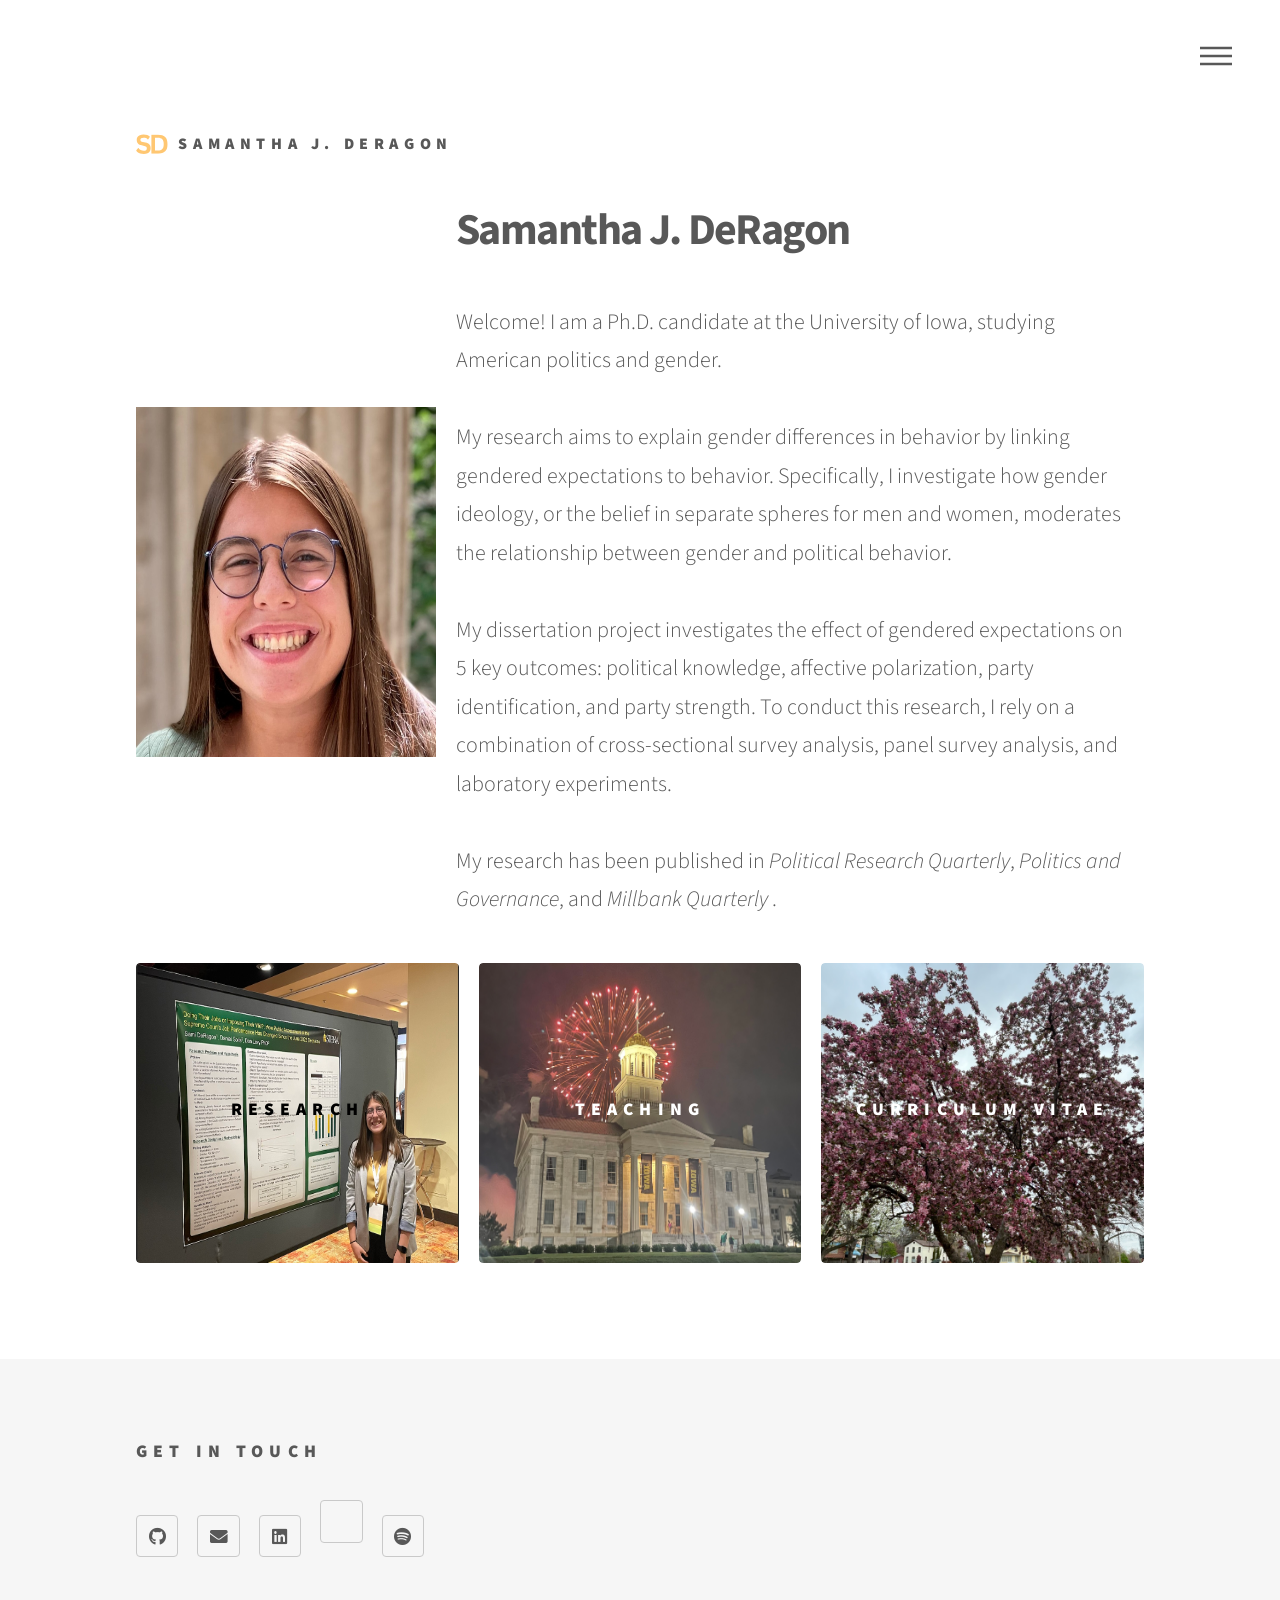
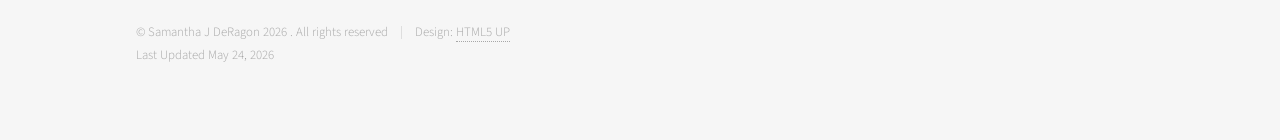
<file: index.html>
<!DOCTYPE HTML>
<!--
	Phantom by HTML5 UP is this going to wrok? 
	html5up.net | @ajlkn
	Free for personal and commercial use under the CCA 3.0 license (html5up.net/license)
-->
<html>
<head>
  <style>
    .container {
      display: flex;
      align-items: center;
      gap: 20px;
	  justify-content: flex-end; 
    }
    .container img {
      flex-shrink: 0;
    }
	.large-text {
  font-size: 20px;
}
  </style>
</head>
	<head>
		<title>Samantha J. DeRagon</title>
		<meta charset="utf-8" />
		<meta name="viewport" content="width=device-width, initial-scale=1, user-scalable=no" />
		<link rel="stylesheet"
href="https://cdnjs.cloudflare.com/ajax/libs/font-awesome/6.5.2/css/all.min.css">
		<link rel="stylesheet" href="assets/css/main.css" />
		<noscript><link rel="stylesheet" href="assets/css/noscript.css" /></noscript>
	</head>
	<body class="is-preload">
		<!-- Wrapper -->
			<div id="wrapper">

				<!-- Header -->
					<header id="header">
						<div class="inner">

							<!-- Logo -->
								<a href="index.html" class="logo">
									<span class="symbol"><img src="images/sdonly.svg" alt="" /></span><span class="title">Samantha J. DeRagon</span>
								</a>

							<!-- Nav -->
								<nav>
									<ul>
										<li><a href="#menu">Menu</a></li>
									</ul>
								</nav>

						</div>
					</header>

				<!-- Menu -->
					<nav id="menu">
						<h2>Menu</h2>
						<ul>
							<li><a href="index.html">Home</a></li>
							<li><a href="research.html">Research</a></li>
							<li><a href="teaching.html">Teaching</a></li>
							<li><a href="CV.html">CV</a></li>
						</ul>
					</nav>

				<!-- Main -->
					<div id="main">
						<div class="inner">
						<div class="container">
								<img src="images/headshot.jpg" alt="photo of Sami" width="300" height="350">
								
								<div>
								<h1>Samantha J. DeRagon</h1>
								<p style="font-size: 22px;">Welcome! I am a Ph.D. candidate at the University of Iowa, studying American politics and gender. <br> <br>
 My research aims to explain gender differences in behavior by linking gendered expectations to behavior.  Specifically, I investigate how gender ideology, or the belief in separate spheres for men and women, moderates the relationship between gender and political behavior.<br> <br>
My dissertation project investigates the effect of gendered expectations on 5 key outcomes: political knowledge, affective polarization, party identification, and party strength. To conduct this research, I rely on a combination of cross-sectional survey analysis, panel survey analysis, and laboratory experiments.<br> <br>
My research has been published in <i>Political Research Quarterly</i>, <i>Politics and Governance</i>, and <i>Millbank Quarterly</i>		.
</p>
</div>
								<p></p>
						</div>
							<section class="tiles">
								<article class="style1">
									<span class="image">
										<img src="images/confpresentation.jpg" alt="" width="300" height="300"/>
									</span>
									<a href="research.html">
										<h2 style="color: black;">Research</h2>
										<div class="content">
											<p>My research focuses on gender and political behavior.</p>
										</div>
									</a>
								</article>
								<article class="style1">
									<span class="image">
										<img src="images/oldcapfireworks.jpg" alt="" width="300" height="300"/>
									</span>
									<a href="teaching.html">
										<h2>Teaching</h2>
										<div class="content">
											<p>As an educator, I strive to foster student-centered, collaborative learning.</p>
										</div>
									</a>
								</article>
								<article class="style1">
									<span class="image">
										<img src="images/flowers.jpg" alt="" width="300" height="300" />
									</span>
									<a href="CV.html">
										<h2>Curriculum Vitae</h2>
										<div class="content">
											<p>Click here to view my CV.</p>
										</div>
									</a>
								</article>
							</section>
			</div>
			</div>
				<!-- Footer -->
					<footer id="footer">
						<div class="inner">
							<section>
								<h2>Get in touch</h2>
								<ul class="icons">
									<li><a href="https://github.com/samanthajderagon" class="icon brands style2 fa-github"><span class="label">GitHub</span></a></li>
									<li><a href="mailto:samantha-deragon@uiowa.edu" class="icon solid style2 fa-envelope"><span class="label">Email</span></a></li>
									<li><a href="https://www.linkedin.com/in/samantha-deragon" class="icon brands style2 fa-linkedin"><span class="label">LinkedIn</span></a></li>
									<li><a href="https://scholar.google.com/citations?hl=en&user=y6Vo7mMAAAAJ&view_op=list_works&gmla=AIqSsVvZ8lQEofOfRHreAc29rx1aolLiqkwER17ZiVCXPp4mGsLU8DxQu6TQ9Vod6LJFFcTEuD1VbWIlZZS5j8E1xWHKYTKboUdB5TxfwGSZ3lIBvgnuhK9O0cRO9Gs-cJGbQkH4dYTbOU9ENH1q7Rk&iaan=Samantha+DeRagon" class="icon brands style2 fa-google-scholar"><span class="label">Scholar</span></a></li>
									<li><a href="https://open.spotify.com/user/sami.deragon?si=13ae178f681148e7" class="icon brands style2 fa-spotify"><span class="label">Scholar</span></a></li>

								</ul>
							</section>
							<ul class="copyright">
								<li>&copy; Samantha J DeRagon 2026 . All rights reserved</li><li>Design: <a href="http://html5up.net">HTML5 UP</a></li>
								<p> Last Updated May 24, 2026</p>
							</ul>
						</div>
					</footer>
		<!-- Scripts -->
			<script src="assets/js/jquery.min.js"></script>
			<script src="assets/js/browser.min.js"></script>
			<script src="assets/js/breakpoints.min.js"></script>
			<script src="assets/js/util.js"></script>
			<script src="assets/js/main.js"></script>

	</body>
</html>
</file>
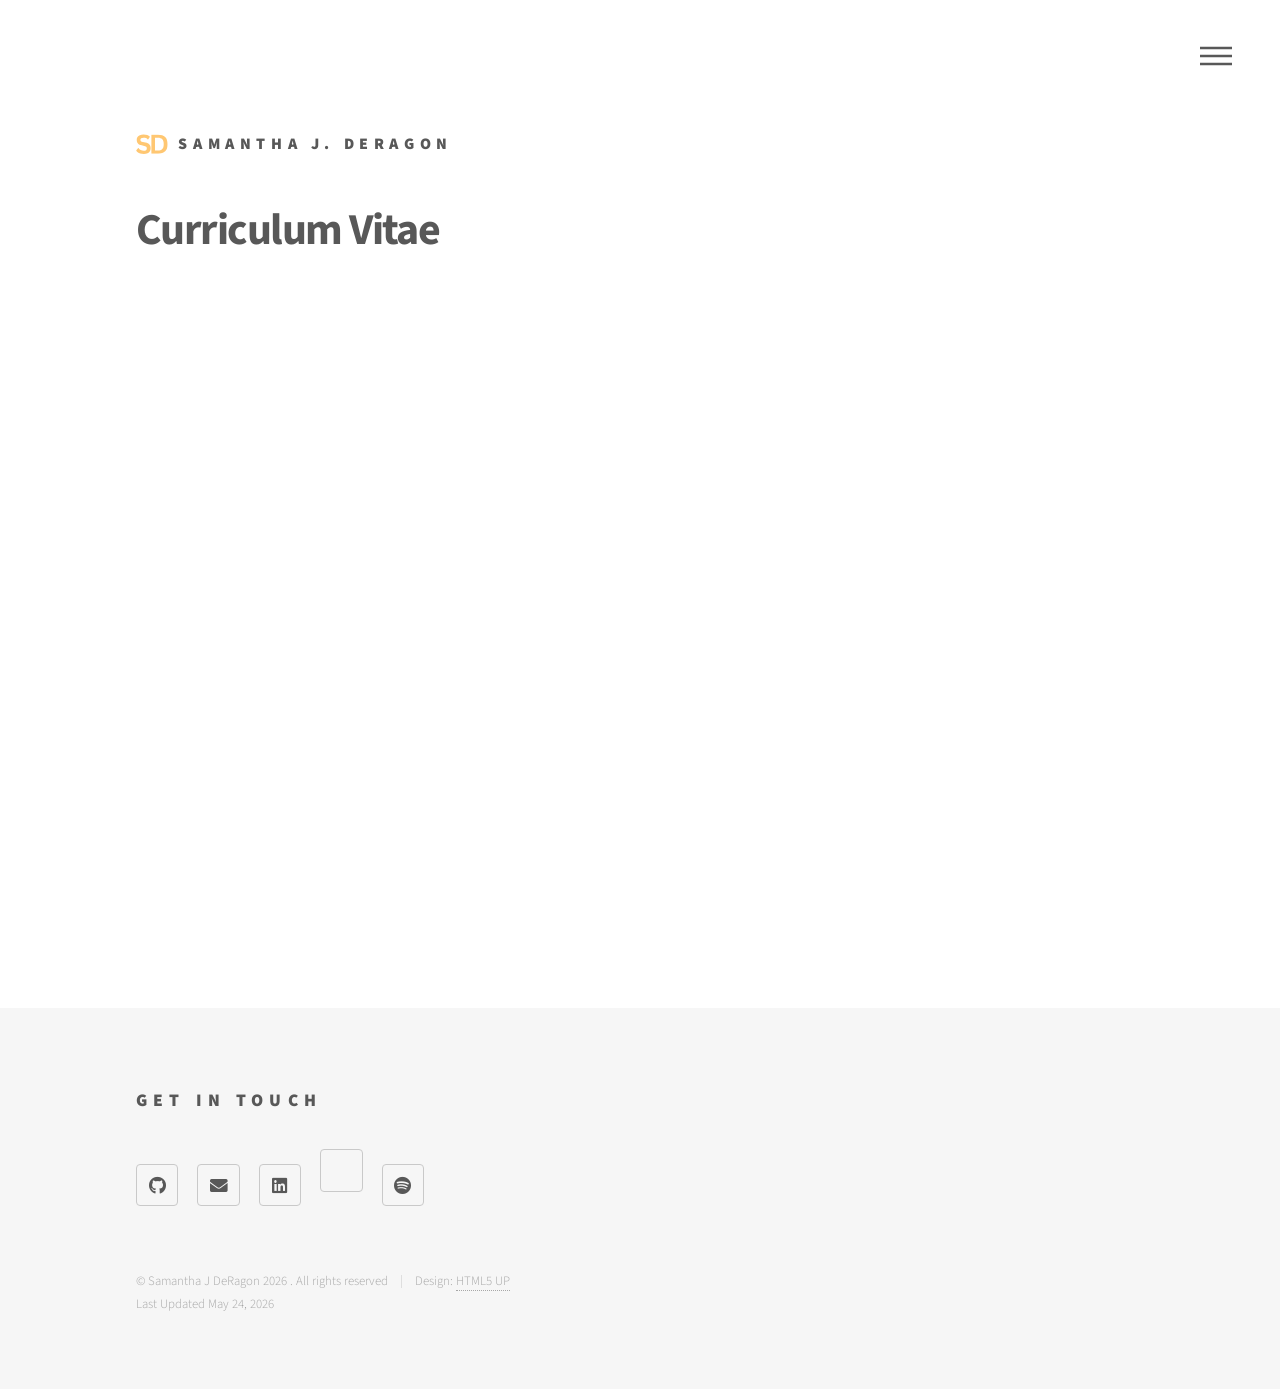
<file: CV.html>
<!DOCTYPE HTML>
<!--
	Phantom by HTML5 UP
	html5up.net | @ajlkn
	Free for personal and commercial use under the CCA 3.0 license (html5up.net/license)
-->
<html>
	<head>
		<title>SJD CV</title>
		<meta charset="utf-8" />
		<meta name="viewport" content="width=device-width, initial-scale=1, user-scalable=no" />
		<link rel="stylesheet"
href="https://cdnjs.cloudflare.com/ajax/libs/font-awesome/6.5.2/css/all.min.css">
		<link rel="stylesheet" href="assets/css/main.css" />
		<noscript><link rel="stylesheet" href="assets/css/noscript.css" /></noscript>
	</head>
	<body class="is-preload">
		<!-- Wrapper -->
			<div id="wrapper">

				<!-- Header -->
					<header id="header">
						<div class="inner">

							<!-- Logo -->
								<a href="index.html" class="logo">
									<span class="symbol"><img src="images/sdonly.svg" alt="" /></span><span class="title">Samantha J. DeRagon</span>
								</a>

							<!-- Nav -->
								<nav>
									<ul>
										<li><a href="#menu">Menu</a></li>
									</ul>
								</nav>

						</div>
					</header>

				<!-- Menu -->
					<nav id="menu">
						<h2>Menu</h2>
						<ul>
							<li><a href="index.html">Home</a></li>
							<li><a href="research.html">Research</a></li>
							<li><a href="teaching.html">Teaching</a></li>
							<li><a href="CV.html">CV</a></li>
						</ul>
					</nav>

				<!-- Main -->
					<div id="main">
						<div class="inner">
							<h1>Curriculum Vitae</h1>
						<iframe 
  							src="https://www.dropbox.com/scl/fi/1rd5lpkpx6kqi3m8krecm/DeRagon_CV-May-2026.pdf?rlkey=eqzypvxkzvcakjv9jgq23qwpu&raw=1"
  							width="100%" 
  							height="600px">
						</iframe>
						</div>
					</div>

				<!-- Footer -->
					<footer id="footer">
						<div class="inner">
							<section>
								<h2>Get in touch</h2>
								<ul class="icons">
									<li><a href="https://github.com/samanthajderagon" class="icon brands style2 fa-github"><span class="label">GitHub</span></a></li>
									<li><a href="mailto:samantha-deragon@uiowa.edu" class="icon solid style2 fa-envelope"><span class="label">Email</span></a></li>
									<li><a href="https://www.linkedin.com/in/samantha-deragon" class="icon brands style2 fa-linkedin"><span class="label">LinkedIn</span></a></li>
									<li><a href="https://scholar.google.com/citations?hl=en&user=y6Vo7mMAAAAJ&view_op=list_works&gmla=AIqSsVvZ8lQEofOfRHreAc29rx1aolLiqkwER17ZiVCXPp4mGsLU8DxQu6TQ9Vod6LJFFcTEuD1VbWIlZZS5j8E1xWHKYTKboUdB5TxfwGSZ3lIBvgnuhK9O0cRO9Gs-cJGbQkH4dYTbOU9ENH1q7Rk&iaan=Samantha+DeRagon" class="icon brands style2 fa-google-scholar"><span class="label">Scholar</span></a></li>
									<li><a href="https://open.spotify.com/user/sami.deragon?si=13ae178f681148e7" class="icon brands style2 fa-spotify"><span class="label">Scholar</span></a></li>

								</ul>
							</section>
							<ul class="copyright">
								<li>&copy; Samantha J DeRagon 2026 . All rights reserved</li><li>Design: <a href="http://html5up.net">HTML5 UP</a></li>
								<p> Last Updated May 24, 2026</p>
							</ul>
						</div>
					</footer>

		<!-- Scripts -->
			<script src="assets/js/jquery.min.js"></script>
			<script src="assets/js/browser.min.js"></script>
			<script src="assets/js/breakpoints.min.js"></script>
			<script src="assets/js/util.js"></script>
			<script src="assets/js/main.js"></script>

	</body>
</html>
</file>
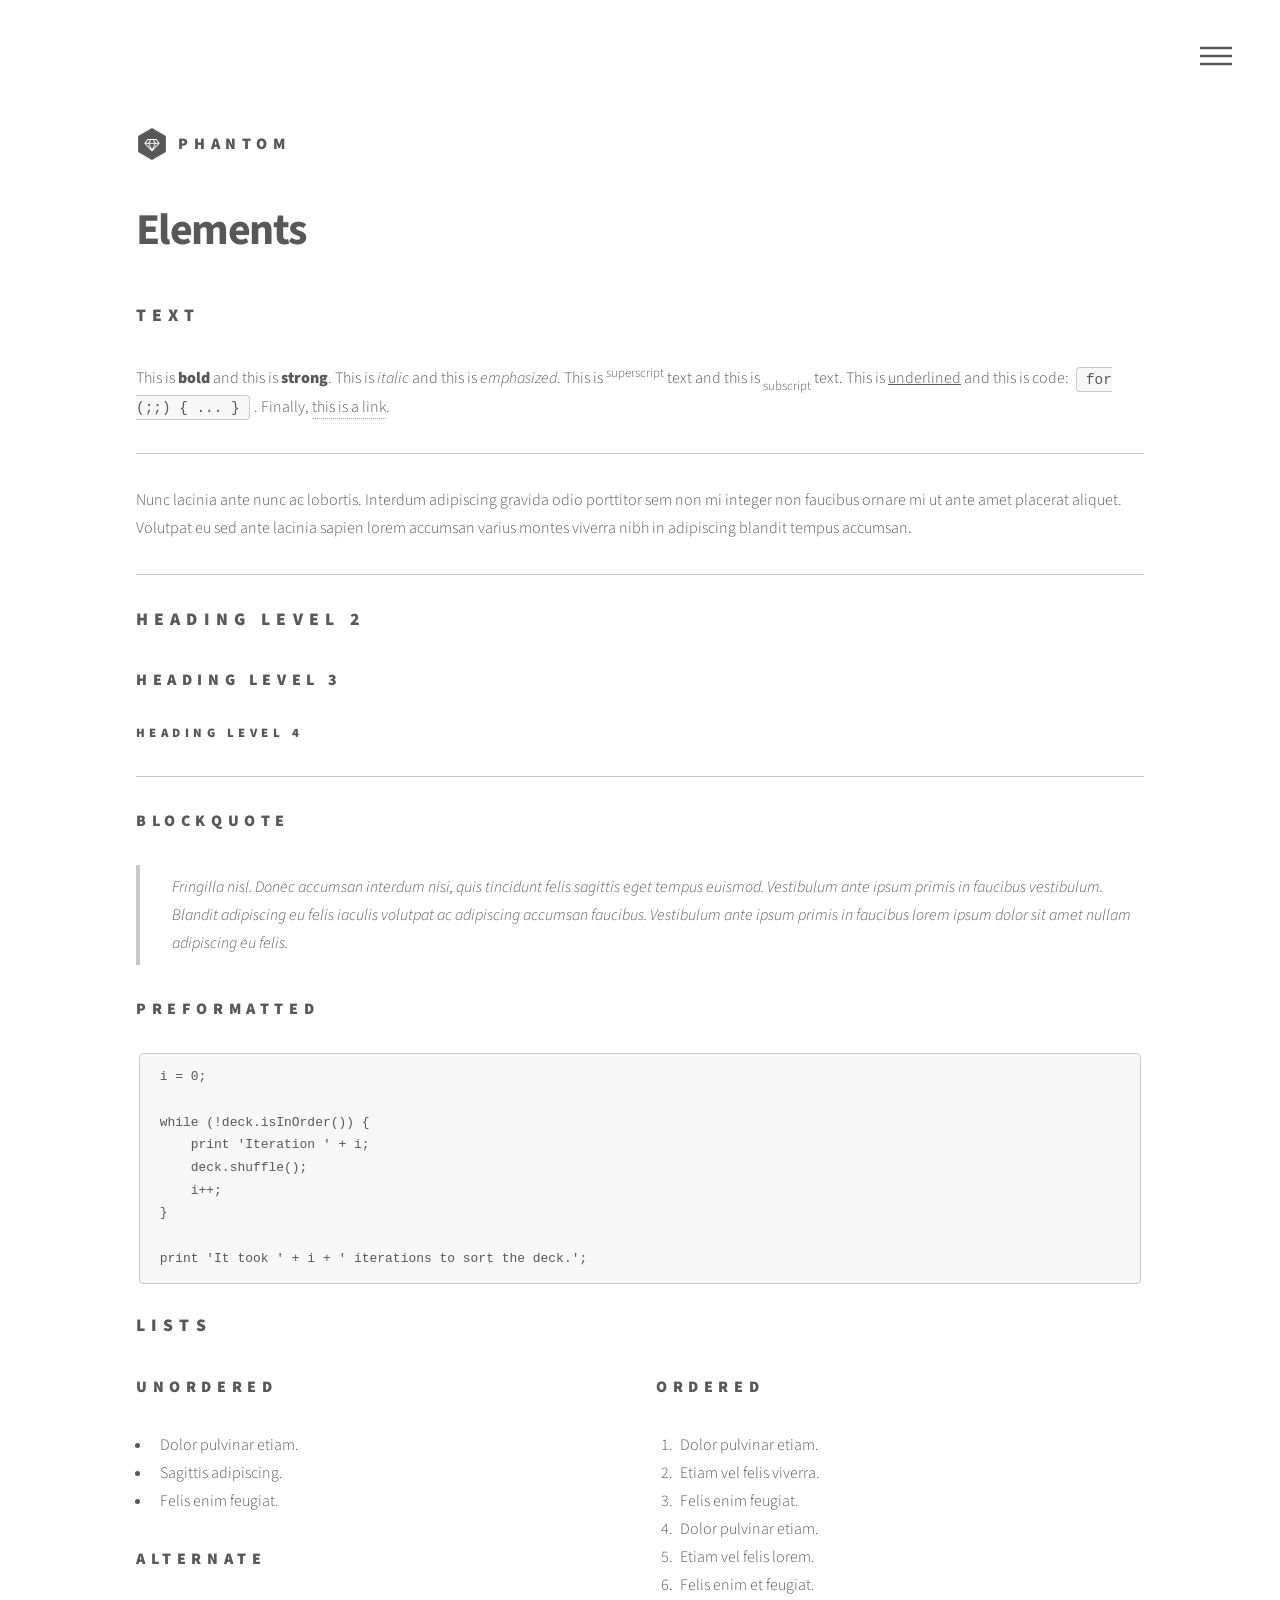
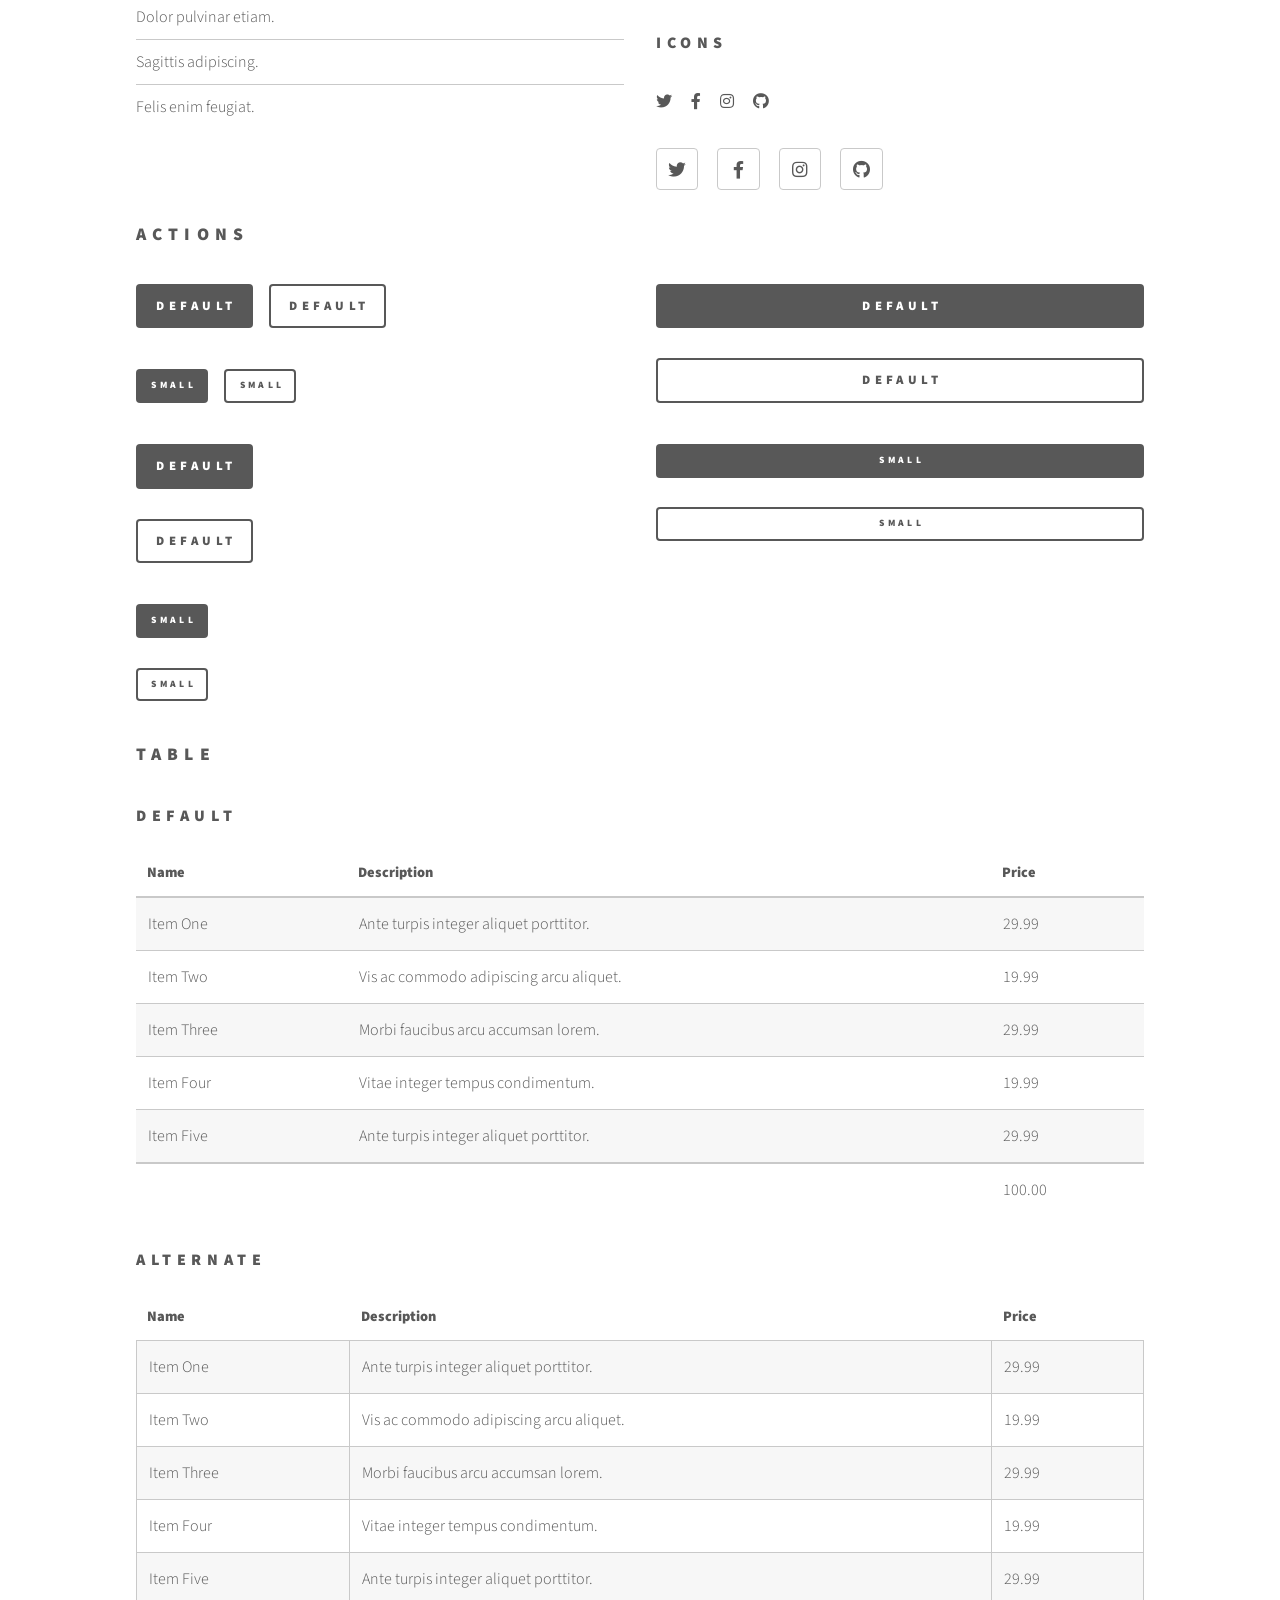
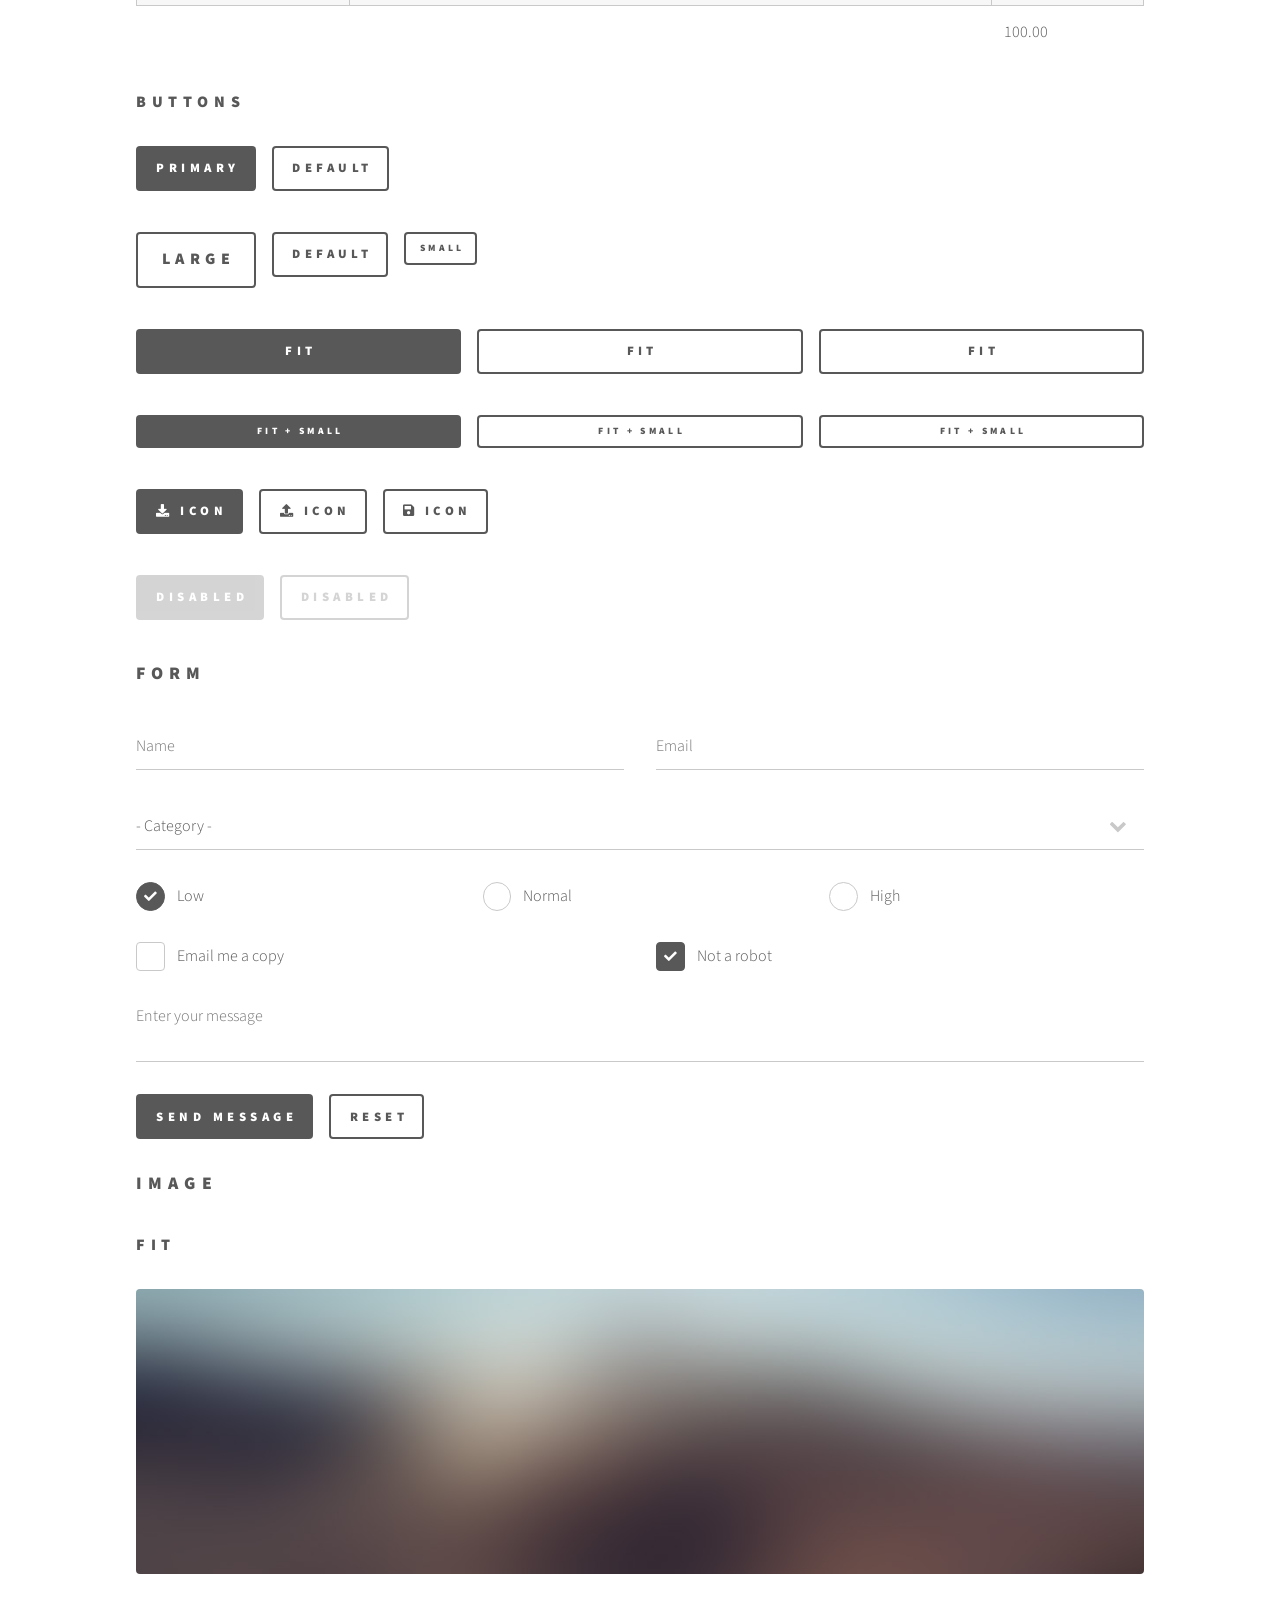
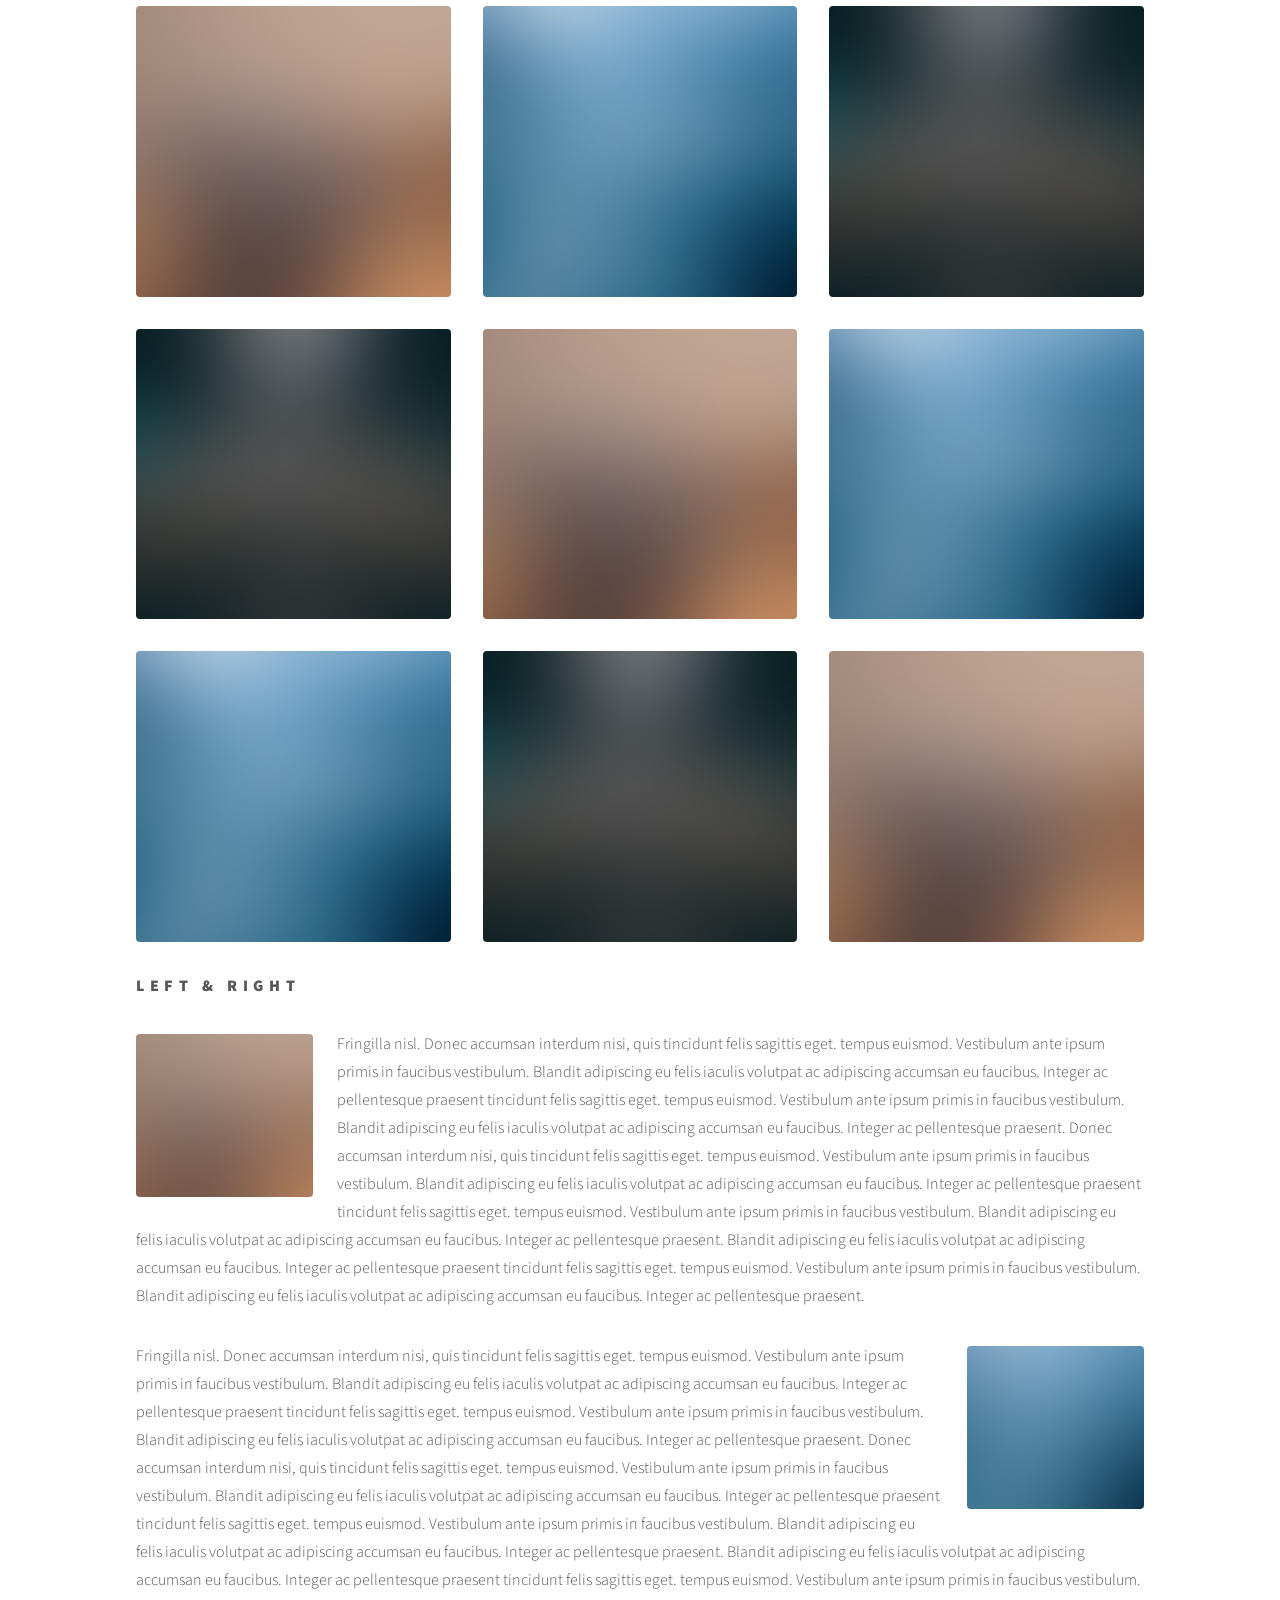
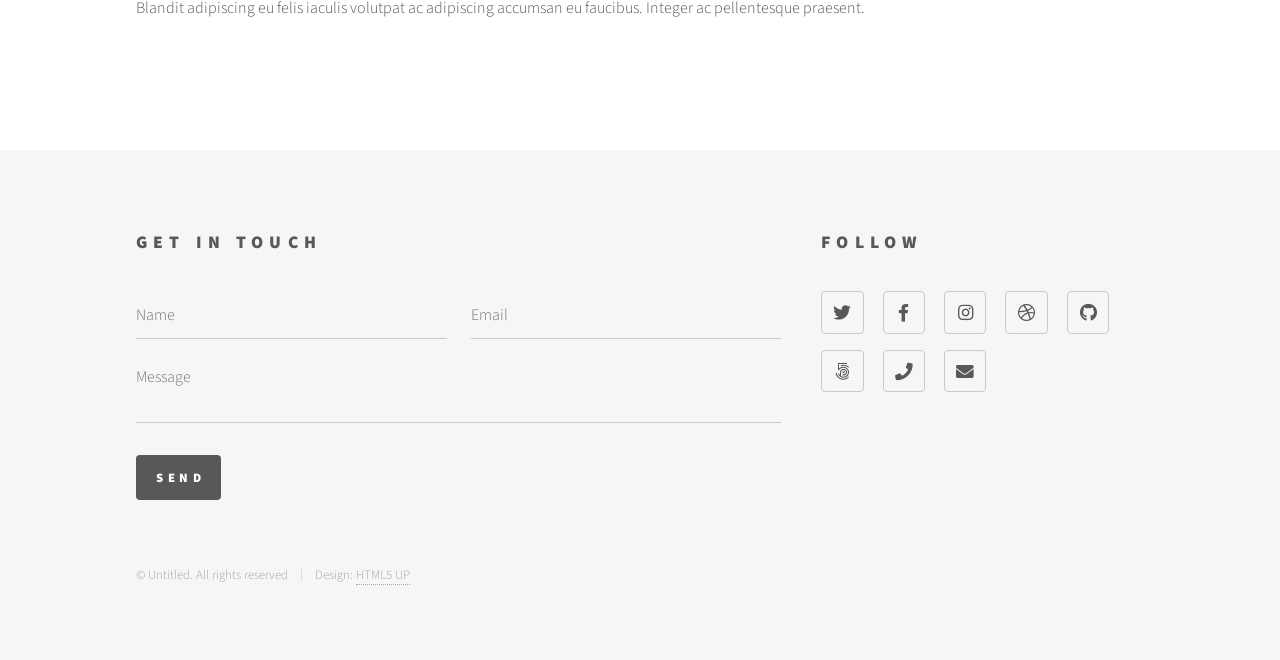
<file: elements.html>
<!DOCTYPE HTML>
<!--
	Phantom by HTML5 UP
	html5up.net | @ajlkn
	Free for personal and commercial use under the CCA 3.0 license (html5up.net/license)
-->
<html>
	<head>
		<title>Elements - Phantom by HTML5 UP</title>
		<meta charset="utf-8" />
		<meta name="viewport" content="width=device-width, initial-scale=1, user-scalable=no" />
		<link rel="stylesheet" href="assets/css/main.css" />
		<noscript><link rel="stylesheet" href="assets/css/noscript.css" /></noscript>
	</head>
	<body class="is-preload">
		<!-- Wrapper -->
			<div id="wrapper">

				<!-- Header -->
					<header id="header">
						<div class="inner">

							<!-- Logo -->
								<a href="index.html" class="logo">
									<span class="symbol"><img src="images/logo.svg" alt="" /></span><span class="title">Phantom</span>
								</a>

							<!-- Nav -->
								<nav>
									<ul>
										<li><a href="#menu">Menu</a></li>
									</ul>
								</nav>

						</div>
					</header>

				<!-- Menu -->
					<nav id="menu">
						<h2>Menu</h2>
						<ul>
							<li><a href="index.html">Home</a></li>
							<li><a href="generic.html">Ipsum veroeros</a></li>
							<li><a href="generic.html">Tempus etiam</a></li>
							<li><a href="generic.html">Consequat dolor</a></li>
							<li><a href="elements.html">Elements</a></li>
						</ul>
					</nav>

				<!-- Main -->
					<div id="main">
						<div class="inner">
							<h1>Elements</h1>

							<!-- Text -->
								<section>
									<h2>Text</h2>
									<p>This is <b>bold</b> and this is <strong>strong</strong>. This is <i>italic</i> and this is <em>emphasized</em>.
									This is <sup>superscript</sup> text and this is <sub>subscript</sub> text.
									This is <u>underlined</u> and this is code: <code>for (;;) { ... }</code>. Finally, <a href="#">this is a link</a>.</p>
									<hr />
									<p>Nunc lacinia ante nunc ac lobortis. Interdum adipiscing gravida odio porttitor sem non mi integer non faucibus ornare mi ut ante amet placerat aliquet. Volutpat eu sed ante lacinia sapien lorem accumsan varius montes viverra nibh in adipiscing blandit tempus accumsan.</p>
									<hr />
									<h2>Heading Level 2</h2>
									<h3>Heading Level 3</h3>
									<h4>Heading Level 4</h4>
									<hr />
									<h3>Blockquote</h3>
									<blockquote>Fringilla nisl. Donec accumsan interdum nisi, quis tincidunt felis sagittis eget tempus euismod. Vestibulum ante ipsum primis in faucibus vestibulum. Blandit adipiscing eu felis iaculis volutpat ac adipiscing accumsan faucibus. Vestibulum ante ipsum primis in faucibus lorem ipsum dolor sit amet nullam adipiscing eu felis.</blockquote>
									<h3>Preformatted</h3>
									<pre><code>i = 0;

while (!deck.isInOrder()) {
    print 'Iteration ' + i;
    deck.shuffle();
    i++;
}

print 'It took ' + i + ' iterations to sort the deck.';</code></pre>
								</section>

							<!-- Lists -->
								<section>
									<h2>Lists</h2>
									<div class="row">
										<div class="col-6 col-12-medium">
											<h3>Unordered</h3>
											<ul>
												<li>Dolor pulvinar etiam.</li>
												<li>Sagittis adipiscing.</li>
												<li>Felis enim feugiat.</li>
											</ul>
											<h3>Alternate</h3>
											<ul class="alt">
												<li>Dolor pulvinar etiam.</li>
												<li>Sagittis adipiscing.</li>
												<li>Felis enim feugiat.</li>
											</ul>
										</div>
										<div class="col-6 col-12-medium">
											<h3>Ordered</h3>
											<ol>
												<li>Dolor pulvinar etiam.</li>
												<li>Etiam vel felis viverra.</li>
												<li>Felis enim feugiat.</li>
												<li>Dolor pulvinar etiam.</li>
												<li>Etiam vel felis lorem.</li>
												<li>Felis enim et feugiat.</li>
											</ol>
											<h3>Icons</h3>
											<ul class="icons">
												<li><a href="#" class="icon brands style1 fa-twitter"><span class="label">Twitter</span></a></li>
												<li><a href="#" class="icon brands style1 fa-facebook-f"><span class="label">Facebook</span></a></li>
												<li><a href="#" class="icon brands style1 fa-instagram"><span class="label">Instagram</span></a></li>
												<li><a href="#" class="icon brands style1 fa-github"><span class="label">Github</span></a></li>
											</ul>
											<ul class="icons">
												<li><a href="#" class="icon brands style2 fa-twitter"><span class="label">Twitter</span></a></li>
												<li><a href="#" class="icon brands style2 fa-facebook-f"><span class="label">Facebook</span></a></li>
												<li><a href="#" class="icon brands style2 fa-instagram"><span class="label">Instagram</span></a></li>
												<li><a href="#" class="icon brands style2 fa-github"><span class="label">Github</span></a></li>
											</ul>
										</div>
									</div>
									<h2>Actions</h2>
									<div class="row">
										<div class="col-6 col-12-medium">
											<ul class="actions">
												<li><a href="#" class="button primary">Default</a></li>
												<li><a href="#" class="button">Default</a></li>
											</ul>
											<ul class="actions small">
												<li><a href="#" class="button primary small">Small</a></li>
												<li><a href="#" class="button small">Small</a></li>
											</ul>
											<ul class="actions stacked">
												<li><a href="#" class="button primary">Default</a></li>
												<li><a href="#" class="button">Default</a></li>
											</ul>
											<ul class="actions stacked">
												<li><a href="#" class="button primary small">Small</a></li>
												<li><a href="#" class="button small">Small</a></li>
											</ul>
										</div>
										<div class="col-6 col-12-medium">
											<ul class="actions stacked">
												<li><a href="#" class="button primary fit">Default</a></li>
												<li><a href="#" class="button fit">Default</a></li>
											</ul>
											<ul class="actions stacked">
												<li><a href="#" class="button primary small fit">Small</a></li>
												<li><a href="#" class="button small fit">Small</a></li>
											</ul>
										</div>
									</div>
								</section>

							<!-- Table -->
								<section>
									<h2>Table</h2>
									<h3>Default</h3>
									<div class="table-wrapper">
										<table>
											<thead>
												<tr>
													<th>Name</th>
													<th>Description</th>
													<th>Price</th>
												</tr>
											</thead>
											<tbody>
												<tr>
													<td>Item One</td>
													<td>Ante turpis integer aliquet porttitor.</td>
													<td>29.99</td>
												</tr>
												<tr>
													<td>Item Two</td>
													<td>Vis ac commodo adipiscing arcu aliquet.</td>
													<td>19.99</td>
												</tr>
												<tr>
													<td>Item Three</td>
													<td> Morbi faucibus arcu accumsan lorem.</td>
													<td>29.99</td>
												</tr>
												<tr>
													<td>Item Four</td>
													<td>Vitae integer tempus condimentum.</td>
													<td>19.99</td>
												</tr>
												<tr>
													<td>Item Five</td>
													<td>Ante turpis integer aliquet porttitor.</td>
													<td>29.99</td>
												</tr>
											</tbody>
											<tfoot>
												<tr>
													<td colspan="2"></td>
													<td>100.00</td>
												</tr>
											</tfoot>
										</table>
									</div>

									<h3>Alternate</h3>
									<div class="table-wrapper">
										<table class="alt">
											<thead>
												<tr>
													<th>Name</th>
													<th>Description</th>
													<th>Price</th>
												</tr>
											</thead>
											<tbody>
												<tr>
													<td>Item One</td>
													<td>Ante turpis integer aliquet porttitor.</td>
													<td>29.99</td>
												</tr>
												<tr>
													<td>Item Two</td>
													<td>Vis ac commodo adipiscing arcu aliquet.</td>
													<td>19.99</td>
												</tr>
												<tr>
													<td>Item Three</td>
													<td> Morbi faucibus arcu accumsan lorem.</td>
													<td>29.99</td>
												</tr>
												<tr>
													<td>Item Four</td>
													<td>Vitae integer tempus condimentum.</td>
													<td>19.99</td>
												</tr>
												<tr>
													<td>Item Five</td>
													<td>Ante turpis integer aliquet porttitor.</td>
													<td>29.99</td>
												</tr>
											</tbody>
											<tfoot>
												<tr>
													<td colspan="2"></td>
													<td>100.00</td>
												</tr>
											</tfoot>
										</table>
									</div>
								</section>

							<!-- Buttons -->
								<section>
									<h3>Buttons</h3>
									<ul class="actions">
										<li><a href="#" class="button primary">Primary</a></li>
										<li><a href="#" class="button">Default</a></li>
									</ul>
									<ul class="actions">
										<li><a href="#" class="button large">Large</a></li>
										<li><a href="#" class="button">Default</a></li>
										<li><a href="#" class="button small">Small</a></li>
									</ul>
									<ul class="actions fit">
										<li><a href="#" class="button primary fit">Fit</a></li>
										<li><a href="#" class="button fit">Fit</a></li>
										<li><a href="#" class="button fit">Fit</a></li>
									</ul>
									<ul class="actions fit small">
										<li><a href="#" class="button primary fit small">Fit + Small</a></li>
										<li><a href="#" class="button fit small">Fit + Small</a></li>
										<li><a href="#" class="button fit small">Fit + Small</a></li>
									</ul>
									<ul class="actions">
										<li><a href="#" class="button primary icon solid fa-download">Icon</a></li>
										<li><a href="#" class="button icon solid fa-upload">Icon</a></li>
										<li><a href="#" class="button icon solid fa-save">Icon</a></li>
									</ul>
									<ul class="actions">
										<li><span class="button primary disabled">Disabled</span></li>
										<li><span class="button disabled">Disabled</span></li>
									</ul>
								</section>

							<!-- Form -->
								<section>
									<h2>Form</h2>
									<form method="post" action="#">
										<div class="row gtr-uniform">
											<div class="col-6 col-12-xsmall">
												<input type="text" name="demo-name" id="demo-name" value="" placeholder="Name" />
											</div>
											<div class="col-6 col-12-xsmall">
												<input type="email" name="demo-email" id="demo-email" value="" placeholder="Email" />
											</div>
											<div class="col-12">
												<select name="demo-category" id="demo-category">
													<option value="">- Category -</option>
													<option value="1">Manufacturing</option>
													<option value="1">Shipping</option>
													<option value="1">Administration</option>
													<option value="1">Human Resources</option>
												</select>
											</div>
											<div class="col-4 col-12-small">
												<input type="radio" id="demo-priority-low" name="demo-priority" checked>
												<label for="demo-priority-low">Low</label>
											</div>
											<div class="col-4 col-12-small">
												<input type="radio" id="demo-priority-normal" name="demo-priority">
												<label for="demo-priority-normal">Normal</label>
											</div>
											<div class="col-4 col-12-small">
												<input type="radio" id="demo-priority-high" name="demo-priority">
												<label for="demo-priority-high">High</label>
											</div>
											<div class="col-6 col-12-small">
												<input type="checkbox" id="demo-copy" name="demo-copy">
												<label for="demo-copy">Email me a copy</label>
											</div>
											<div class="col-6 col-12-small">
												<input type="checkbox" id="demo-human" name="demo-human" checked>
												<label for="demo-human">Not a robot</label>
											</div>
											<div class="col-12">
												<textarea name="demo-message" id="demo-message" placeholder="Enter your message" rows="6"></textarea>
											</div>
											<div class="col-12">
												<ul class="actions">
													<li><input type="submit" value="Send Message" class="primary" /></li>
													<li><input type="reset" value="Reset" /></li>
												</ul>
											</div>
										</div>
									</form>
								</section>

							<!-- Image -->
								<section>
									<h2>Image</h2>
									<h3>Fit</h3>
									<div class="box alt">
										<div class="row gtr-uniform">
											<div class="col-12"><span class="image fit"><img src="images/pic13.jpg" alt="" /></span></div>
											<div class="col-4"><span class="image fit"><img src="images/pic01.jpg" alt="" /></span></div>
											<div class="col-4"><span class="image fit"><img src="images/pic02.jpg" alt="" /></span></div>
											<div class="col-4"><span class="image fit"><img src="images/pic03.jpg" alt="" /></span></div>
											<div class="col-4"><span class="image fit"><img src="images/pic03.jpg" alt="" /></span></div>
											<div class="col-4"><span class="image fit"><img src="images/pic01.jpg" alt="" /></span></div>
											<div class="col-4"><span class="image fit"><img src="images/pic02.jpg" alt="" /></span></div>
											<div class="col-4"><span class="image fit"><img src="images/pic02.jpg" alt="" /></span></div>
											<div class="col-4"><span class="image fit"><img src="images/pic03.jpg" alt="" /></span></div>
											<div class="col-4"><span class="image fit"><img src="images/pic01.jpg" alt="" /></span></div>
										</div>
									</div>
									<h3>Left &amp; Right</h3>
									<p><span class="image left"><img src="images/pic14.jpg" alt="" /></span>Fringilla nisl. Donec accumsan interdum nisi, quis tincidunt felis sagittis eget. tempus euismod. Vestibulum ante ipsum primis in faucibus vestibulum. Blandit adipiscing eu felis iaculis volutpat ac adipiscing accumsan eu faucibus. Integer ac pellentesque praesent tincidunt felis sagittis eget. tempus euismod. Vestibulum ante ipsum primis in faucibus vestibulum. Blandit adipiscing eu felis iaculis volutpat ac adipiscing accumsan eu faucibus. Integer ac pellentesque praesent. Donec accumsan interdum nisi, quis tincidunt felis sagittis eget. tempus euismod. Vestibulum ante ipsum primis in faucibus vestibulum. Blandit adipiscing eu felis iaculis volutpat ac adipiscing accumsan eu faucibus. Integer ac pellentesque praesent tincidunt felis sagittis eget. tempus euismod. Vestibulum ante ipsum primis in faucibus vestibulum. Blandit adipiscing eu felis iaculis volutpat ac adipiscing accumsan eu faucibus. Integer ac pellentesque praesent. Blandit adipiscing eu felis iaculis volutpat ac adipiscing accumsan eu faucibus. Integer ac pellentesque praesent tincidunt felis sagittis eget. tempus euismod. Vestibulum ante ipsum primis in faucibus vestibulum. Blandit adipiscing eu felis iaculis volutpat ac adipiscing accumsan eu faucibus. Integer ac pellentesque praesent.</p>
									<p><span class="image right"><img src="images/pic15.jpg" alt="" /></span>Fringilla nisl. Donec accumsan interdum nisi, quis tincidunt felis sagittis eget. tempus euismod. Vestibulum ante ipsum primis in faucibus vestibulum. Blandit adipiscing eu felis iaculis volutpat ac adipiscing accumsan eu faucibus. Integer ac pellentesque praesent tincidunt felis sagittis eget. tempus euismod. Vestibulum ante ipsum primis in faucibus vestibulum. Blandit adipiscing eu felis iaculis volutpat ac adipiscing accumsan eu faucibus. Integer ac pellentesque praesent. Donec accumsan interdum nisi, quis tincidunt felis sagittis eget. tempus euismod. Vestibulum ante ipsum primis in faucibus vestibulum. Blandit adipiscing eu felis iaculis volutpat ac adipiscing accumsan eu faucibus. Integer ac pellentesque praesent tincidunt felis sagittis eget. tempus euismod. Vestibulum ante ipsum primis in faucibus vestibulum. Blandit adipiscing eu felis iaculis volutpat ac adipiscing accumsan eu faucibus. Integer ac pellentesque praesent. Blandit adipiscing eu felis iaculis volutpat ac adipiscing accumsan eu faucibus. Integer ac pellentesque praesent tincidunt felis sagittis eget. tempus euismod. Vestibulum ante ipsum primis in faucibus vestibulum. Blandit adipiscing eu felis iaculis volutpat ac adipiscing accumsan eu faucibus. Integer ac pellentesque praesent.</p>
								</section>

						</div>
					</div>

				<!-- Footer -->
					<footer id="footer">
						<div class="inner">
							<section>
								<h2>Get in touch</h2>
								<form method="post" action="#">
									<div class="fields">
										<div class="field half">
											<input type="text" name="name" id="name" placeholder="Name" />
										</div>
										<div class="field half">
											<input type="email" name="email" id="email" placeholder="Email" />
										</div>
										<div class="field">
											<textarea name="message" id="message" placeholder="Message"></textarea>
										</div>
									</div>
									<ul class="actions">
										<li><input type="submit" value="Send" class="primary" /></li>
									</ul>
								</form>
							</section>
							<section>
								<h2>Follow</h2>
								<ul class="icons">
									<li><a href="#" class="icon brands style2 fa-twitter"><span class="label">Twitter</span></a></li>
									<li><a href="#" class="icon brands style2 fa-facebook-f"><span class="label">Facebook</span></a></li>
									<li><a href="#" class="icon brands style2 fa-instagram"><span class="label">Instagram</span></a></li>
									<li><a href="#" class="icon brands style2 fa-dribbble"><span class="label">Dribbble</span></a></li>
									<li><a href="#" class="icon brands style2 fa-github"><span class="label">GitHub</span></a></li>
									<li><a href="#" class="icon brands style2 fa-500px"><span class="label">500px</span></a></li>
									<li><a href="#" class="icon solid style2 fa-phone"><span class="label">Phone</span></a></li>
									<li><a href="#" class="icon solid style2 fa-envelope"><span class="label">Email</span></a></li>
								</ul>
							</section>
							<ul class="copyright">
								<li>&copy; Untitled. All rights reserved</li><li>Design: <a href="http://html5up.net">HTML5 UP</a></li>
							</ul>
						</div>
					</footer>

			</div>

		<!-- Scripts -->
			<script src="assets/js/jquery.min.js"></script>
			<script src="assets/js/browser.min.js"></script>
			<script src="assets/js/breakpoints.min.js"></script>
			<script src="assets/js/util.js"></script>
			<script src="assets/js/main.js"></script>

	</body>
</html>
</file>
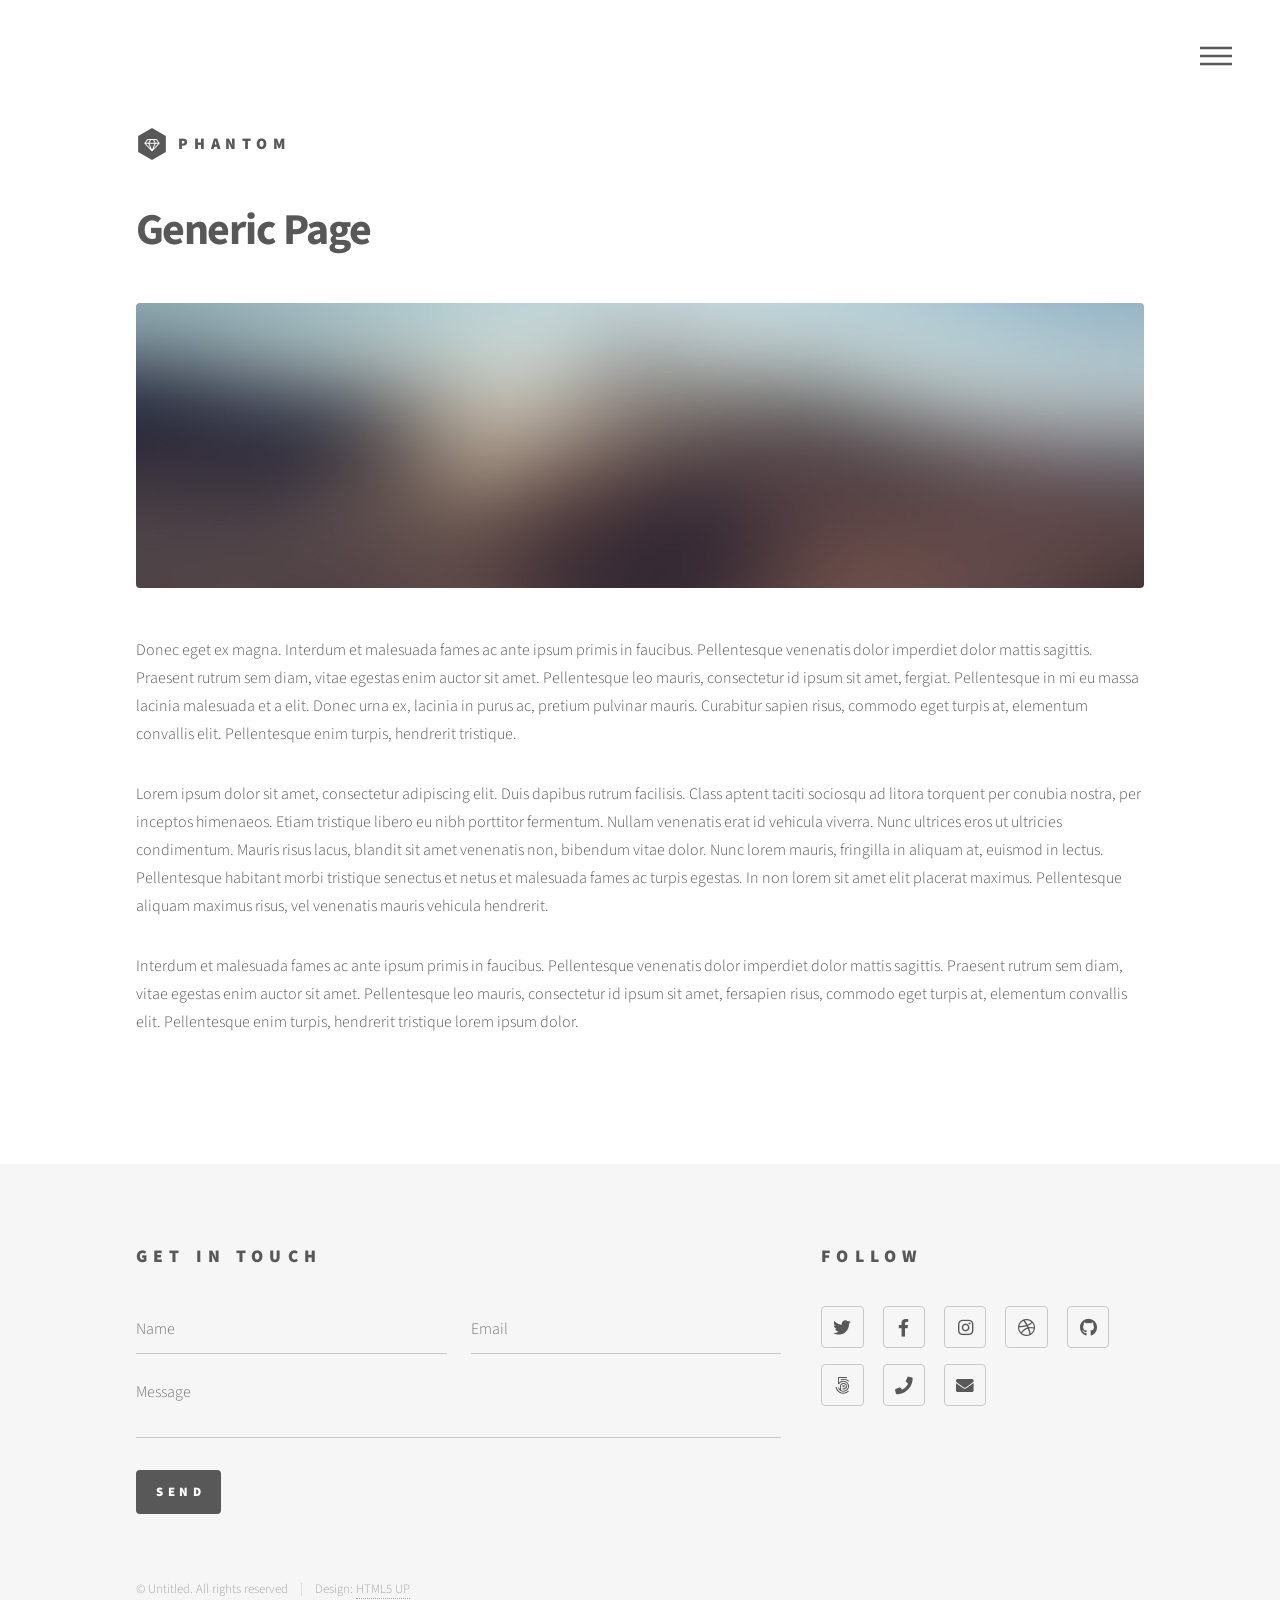
<file: generic.html>
<!DOCTYPE HTML>
<!--
	Phantom by HTML5 UP
	html5up.net | @ajlkn
	Free for personal and commercial use under the CCA 3.0 license (html5up.net/license)
-->
<html>
	<head>
		<title>Generic - Phantom by HTML5 UP</title>
		<meta charset="utf-8" />
		<meta name="viewport" content="width=device-width, initial-scale=1, user-scalable=no" />
		<link rel="stylesheet" href="assets/css/main.css" />
		<noscript><link rel="stylesheet" href="assets/css/noscript.css" /></noscript>
	</head>
	<body class="is-preload">
		<!-- Wrapper -->
			<div id="wrapper">

				<!-- Header -->
					<header id="header">
						<div class="inner">

							<!-- Logo -->
								<a href="index.html" class="logo">
									<span class="symbol"><img src="images/logo.svg" alt="" /></span><span class="title">Phantom</span>
								</a>

							<!-- Nav -->
								<nav>
									<ul>
										<li><a href="#menu">Menu</a></li>
									</ul>
								</nav>

						</div>
					</header>

				<!-- Menu -->
					<nav id="menu">
						<h2>Menu</h2>
						<ul>
							<li><a href="index.html">Home</a></li>
							<li><a href="generic.html">Ipsum veroeros</a></li>
							<li><a href="generic.html">Tempus etiam</a></li>
							<li><a href="generic.html">Consequat dolor</a></li>
							<li><a href="elements.html">Elements</a></li>
						</ul>
					</nav>

				<!-- Main -->
					<div id="main">
						<div class="inner">
							<h1>Generic Page</h1>
							<span class="image main"><img src="images/pic13.jpg" alt="" /></span>
							<p>Donec eget ex magna. Interdum et malesuada fames ac ante ipsum primis in faucibus. Pellentesque venenatis dolor imperdiet dolor mattis sagittis. Praesent rutrum sem diam, vitae egestas enim auctor sit amet. Pellentesque leo mauris, consectetur id ipsum sit amet, fergiat. Pellentesque in mi eu massa lacinia malesuada et a elit. Donec urna ex, lacinia in purus ac, pretium pulvinar mauris. Curabitur sapien risus, commodo eget turpis at, elementum convallis elit. Pellentesque enim turpis, hendrerit tristique.</p>
							<p>Lorem ipsum dolor sit amet, consectetur adipiscing elit. Duis dapibus rutrum facilisis. Class aptent taciti sociosqu ad litora torquent per conubia nostra, per inceptos himenaeos. Etiam tristique libero eu nibh porttitor fermentum. Nullam venenatis erat id vehicula viverra. Nunc ultrices eros ut ultricies condimentum. Mauris risus lacus, blandit sit amet venenatis non, bibendum vitae dolor. Nunc lorem mauris, fringilla in aliquam at, euismod in lectus. Pellentesque habitant morbi tristique senectus et netus et malesuada fames ac turpis egestas. In non lorem sit amet elit placerat maximus. Pellentesque aliquam maximus risus, vel venenatis mauris vehicula hendrerit.</p>
							<p>Interdum et malesuada fames ac ante ipsum primis in faucibus. Pellentesque venenatis dolor imperdiet dolor mattis sagittis. Praesent rutrum sem diam, vitae egestas enim auctor sit amet. Pellentesque leo mauris, consectetur id ipsum sit amet, fersapien risus, commodo eget turpis at, elementum convallis elit. Pellentesque enim turpis, hendrerit tristique lorem ipsum dolor.</p>
						</div>
					</div>

				<!-- Footer -->
					<footer id="footer">
						<div class="inner">
							<section>
								<h2>Get in touch</h2>
								<form method="post" action="#">
									<div class="fields">
										<div class="field half">
											<input type="text" name="name" id="name" placeholder="Name" />
										</div>
										<div class="field half">
											<input type="email" name="email" id="email" placeholder="Email" />
										</div>
										<div class="field">
											<textarea name="message" id="message" placeholder="Message"></textarea>
										</div>
									</div>
									<ul class="actions">
										<li><input type="submit" value="Send" class="primary" /></li>
									</ul>
								</form>
							</section>
							<section>
								<h2>Follow</h2>
								<ul class="icons">
									<li><a href="#" class="icon brands style2 fa-twitter"><span class="label">Twitter</span></a></li>
									<li><a href="#" class="icon brands style2 fa-facebook-f"><span class="label">Facebook</span></a></li>
									<li><a href="#" class="icon brands style2 fa-instagram"><span class="label">Instagram</span></a></li>
									<li><a href="#" class="icon brands style2 fa-dribbble"><span class="label">Dribbble</span></a></li>
									<li><a href="#" class="icon brands style2 fa-github"><span class="label">GitHub</span></a></li>
									<li><a href="#" class="icon brands style2 fa-500px"><span class="label">500px</span></a></li>
									<li><a href="#" class="icon solid style2 fa-phone"><span class="label">Phone</span></a></li>
									<li><a href="#" class="icon solid style2 fa-envelope"><span class="label">Email</span></a></li>
								</ul>
							</section>
							<ul class="copyright">
								<li>&copy; Untitled. All rights reserved</li><li>Design: <a href="http://html5up.net">HTML5 UP</a></li>
							</ul>
						</div>
					</footer>

			</div>

		<!-- Scripts -->
			<script src="assets/js/jquery.min.js"></script>
			<script src="assets/js/browser.min.js"></script>
			<script src="assets/js/breakpoints.min.js"></script>
			<script src="assets/js/util.js"></script>
			<script src="assets/js/main.js"></script>

	</body>
</html>
</file>
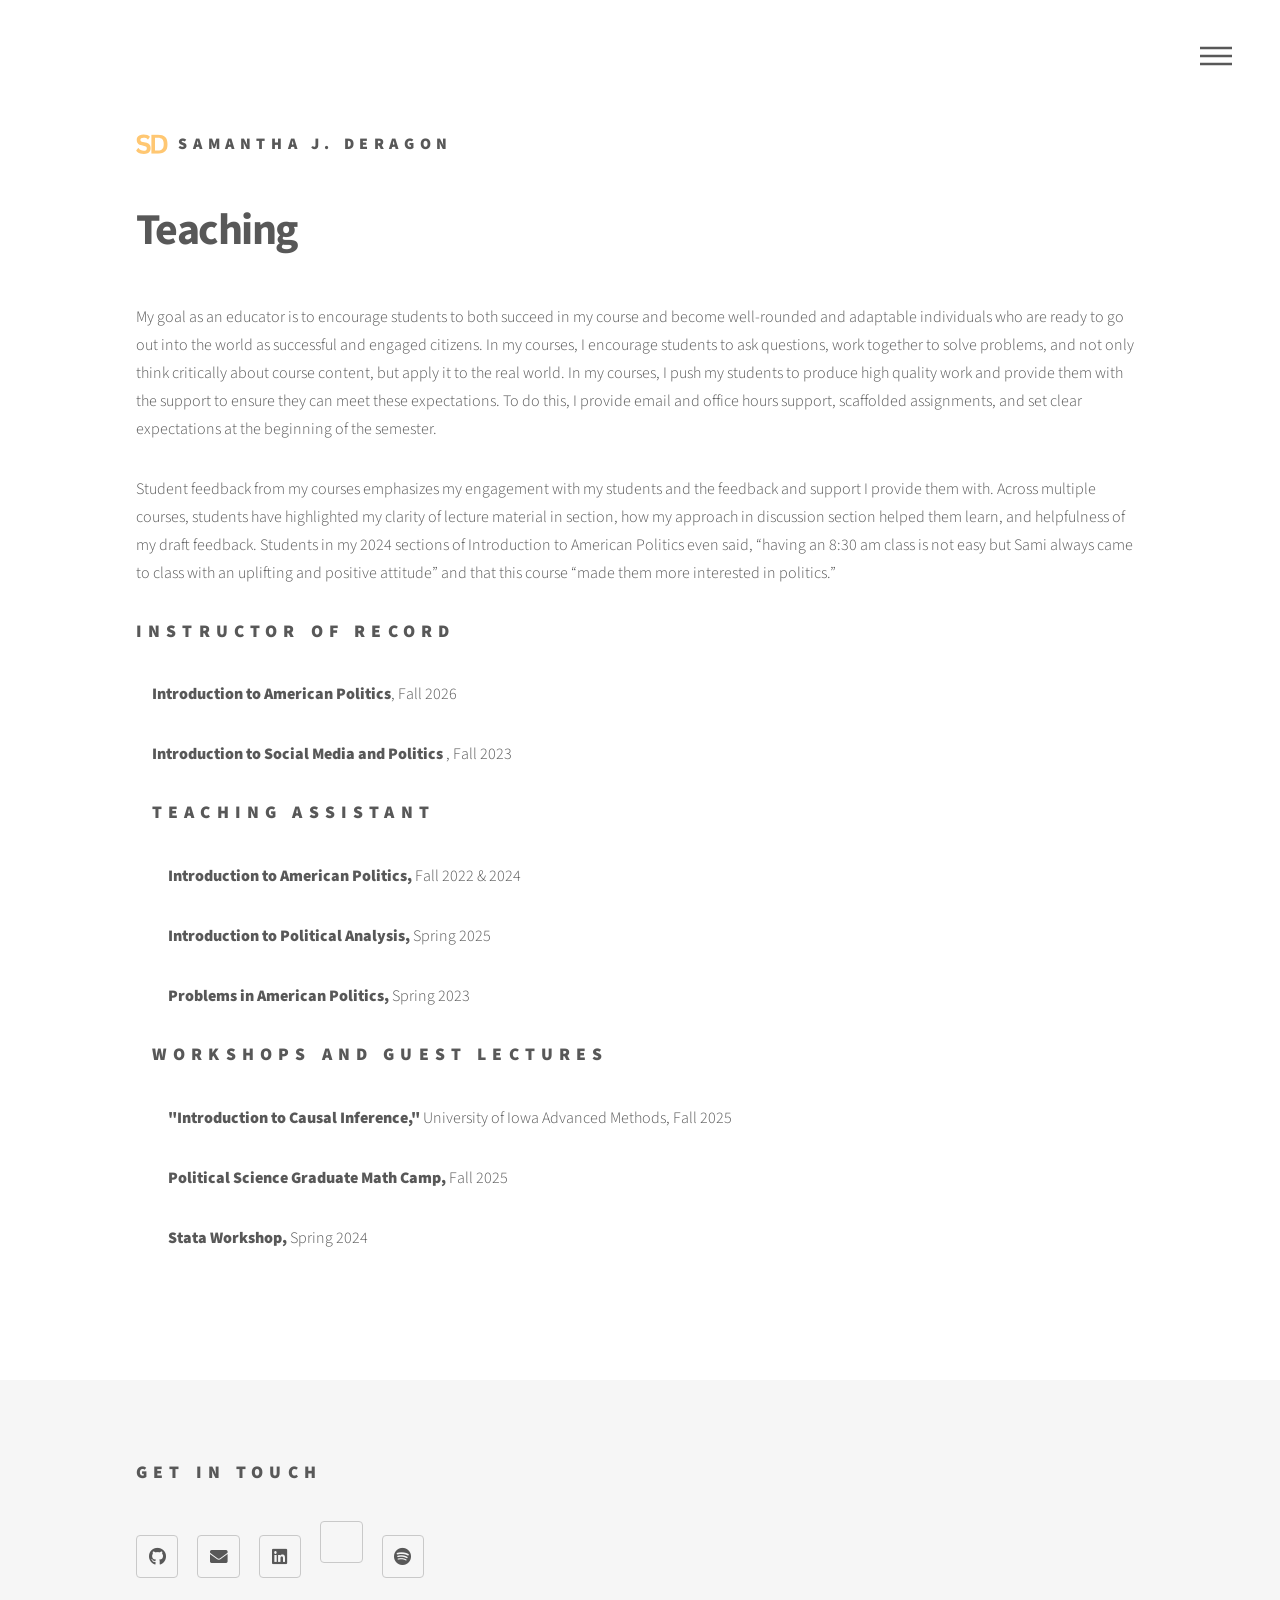
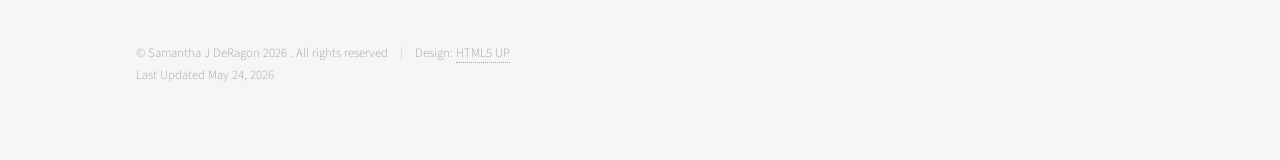
<file: teaching.html>
<!DOCTYPE HTML>
<!--
	Phantom by HTML5 UP
	html5up.net | @ajlkn
	Free for personal and commercial use under the CCA 3.0 license (html5up.net/license)
-->
<html>
	<head>
		<title>SJD Teaching</title>
		<meta charset="utf-8" />
		<meta name="viewport" content="width=device-width, initial-scale=1, user-scalable=no" />
		<link rel="stylesheet"
href="https://cdnjs.cloudflare.com/ajax/libs/font-awesome/6.5.2/css/all.min.css">

		<link rel="stylesheet" href="assets/css/main.css" />
		<noscript><link rel="stylesheet" href="assets/css/noscript.css" /></noscript>
	</head>
	<body class="is-preload">
		<!-- Wrapper -->
			<div id="wrapper">

				<!-- Header -->
					<header id="header">
						<div class="inner">

							<!-- Logo -->
								<a href="index.html" class="logo">
									<span class="symbol"><img src="images/sdonly.svg" alt="" /></span><span class="title">Samantha J. DeRagon</span>
								</a>

							<!-- Nav -->
								<nav>
									<ul>
										<li><a href="#menu">Menu</a></li>
									</ul>
								</nav>

						</div>
					</header>

				<!-- Menu -->
					<nav id="menu">
						<h2>Menu</h2>
						<ul>
							<li><a href="index.html">Home</a></li>
							<li><a href="research.html">Research</a></li>
							<li><a href="teaching.html">Teaching</a></li>
							<li><a href="CV.html">CV</a></li>
						</ul>
					</nav>

				<!-- Main -->
					<div id="main">
						<div class="inner">
							<h1>Teaching</h1>
							<p>My goal as an educator is to encourage students to both succeed in my course and become well-rounded and adaptable individuals who are ready to go out into the world as successful and engaged citizens. In my courses, I encourage students to ask questions, work together to solve problems, and not only think critically about course content, but apply it to the real world. In my courses, I push my students to produce high quality work and provide them with the support to ensure they can meet these expectations. To do this, I provide email and office hours support, scaffolded assignments, and set clear expectations at the beginning of the semester. </p>
							<p>Student feedback from my courses emphasizes my engagement with my students and the feedback and support  I provide them with. Across multiple courses, students have highlighted my clarity of lecture material in section, how my approach in discussion section helped them learn, and helpfulness of my draft feedback. Students in my 2024 sections of Introduction to American Politics even said, “having an 8:30 am class is not easy but Sami always came to class with an uplifting and positive attitude” and that this course “made them more interested in politics.”</p>
					

				<h2>Instructor of Record</h2>
		<ul>
			<p> <b>Introduction to American Politics</b>, Fall 2026 </p>
			<p> <b>Introduction to Social Media and Politics </b>, Fall 2023 </p>

				<h2>Teaching Assistant</h2>
		<ul>
			<p> <b>Introduction to American Politics,</b> Fall 2022 & 2024 </p>
			<p> <b>Introduction to Political Analysis,</b> Spring 2025 </p>
			<p> <b>Problems in American Politics, </b> Spring 2023 </p>

		</ul>
				<h2>Workshops and Guest Lectures</h2>
		<ul>
			<p> <b>"Introduction to Causal Inference,"</b> University of Iowa Advanced Methods, Fall 2025 </p>
			<p> <b>Political Science Graduate Math Camp,</b> Fall 2025 </p>
			<p> <b>Stata Workshop, </b> Spring 2024 </p>

		</ul>
		</div>
	</div>
			
				<!-- Footer -->
					<footer id="footer">
						<div class="inner">
							<section>
								<h2>Get in touch</h2>
								<ul class="icons">
									<li><a href="https://github.com/samanthajderagon" class="icon brands style2 fa-github"><span class="label">GitHub</span></a></li>
									<li><a href="mailto:samantha-deragon@uiowa.edu" class="icon solid style2 fa-envelope"><span class="label">Email</span></a></li>
									<li><a href="https://www.linkedin.com/in/samantha-deragon" class="icon brands style2 fa-linkedin"><span class="label">LinkedIn</span></a></li>
									<li><a href="https://scholar.google.com/citations?hl=en&user=y6Vo7mMAAAAJ&view_op=list_works&gmla=AIqSsVvZ8lQEofOfRHreAc29rx1aolLiqkwER17ZiVCXPp4mGsLU8DxQu6TQ9Vod6LJFFcTEuD1VbWIlZZS5j8E1xWHKYTKboUdB5TxfwGSZ3lIBvgnuhK9O0cRO9Gs-cJGbQkH4dYTbOU9ENH1q7Rk&iaan=Samantha+DeRagon" class="icon brands style2 fa-google-scholar"><span class="label">Scholar</span></a></li>
									<li><a href="https://open.spotify.com/user/sami.deragon?si=13ae178f681148e7" class="icon brands style2 fa-spotify"><span class="label">Scholar</span></a></li>

								</ul>
							</section>
							<ul class="copyright">
								<li>&copy; Samantha J DeRagon 2026 . All rights reserved</li><li>Design: <a href="http://html5up.net">HTML5 UP</a></li>
								<p> Last Updated May 24, 2026</p>
							</ul>
						</div>
					</footer>			</div>

		<!-- Scripts -->
			<script src="assets/js/jquery.min.js"></script>
			<script src="assets/js/browser.min.js"></script>
			<script src="assets/js/breakpoints.min.js"></script>
			<script src="assets/js/util.js"></script>
			<script src="assets/js/main.js"></script>

	</body>
</html>
</file>
<file: assets/css/noscript.css>
/*
	Phantom by HTML5 UP
	html5up.net | @ajlkn
	Free for personal and commercial use under the CCA 3.0 license (html5up.net/license)
*/

/* Tiles */

	body.is-preload .tiles article {
		-moz-transform: none;
		-webkit-transform: none;
		-ms-transform: none;
		transform: none;
		opacity: 1;
	}
</file>
<file: assets/css/main.css>
@import url(fontawesome-all.min.css);
@import url("https://fonts.googleapis.com/css?family=Source+Sans+Pro:300,700,900");

/*
	Phantom by HTML5 UP
	html5up.net | @ajlkn
	Free for personal and commercial use under the CCA 3.0 license (html5up.net/license)
*/

html, body, div, span, applet, object,
iframe, h1, h2, h3, h4, h5, h6, p, blockquote,
pre, a, abbr, acronym, address, big, cite,
code, del, dfn, em, img, ins, kbd, q, s, samp,
small, strike, strong, sub, sup, tt, var, b,
u, i, center, dl, dt, dd, ol, ul, li, fieldset,
form, label, legend, table, caption, tbody,
tfoot, thead, tr, th, td, article, aside,
canvas, details, embed, figure, figcaption,
footer, header, hgroup, menu, nav, output, ruby,
section, summary, time, mark, audio, video {
	margin: 0;
	padding: 0;
	border: 0;
	font-size: 100%;
	font: inherit;
	vertical-align: baseline;}

article, aside, details, figcaption, figure,
footer, header, hgroup, menu, nav, section {
	display: block;}

body {
	line-height: 1;
}

ol, ul {
	list-style: none;
}

blockquote, q {
	quotes: none;
}

	blockquote:before, blockquote:after, q:before, q:after {
		content: '';
		content: none;
	}

table {
	border-collapse: collapse;
	border-spacing: 0;
}

body {
	-webkit-text-size-adjust: none;
}

mark {
	background-color: transparent;
	color: inherit;
}

input::-moz-focus-inner {
	border: 0;
	padding: 0;
}

input, select, textarea {
	-moz-appearance: none;
	-webkit-appearance: none;
	-ms-appearance: none;
	appearance: none;
}

/* Basic */

	@-ms-viewport {
		width: device-width;
	}

	body {
		-ms-overflow-style: scrollbar;
	}

	@media screen and (max-width: 480px) {

		html, body {
			min-width: 320px;
		}

	}
	@media (max-width: 768px) {
  .container {
    flex-direction: column;
    align-items: center;
    justify-content: center;
    text-align: center;
  }

  .container img {
    margin-bottom: 20px;
  }
}
	html {
		box-sizing: border-box;
	}

	*, *:before, *:after {
		box-sizing: inherit;
	}

	body {
		background: #ffffff;
	}

		body.is-preload *, body.is-preload *:before, body.is-preload *:after {
			-moz-animation: none !important;
			-webkit-animation: none !important;
			-ms-animation: none !important;
			animation: none !important;
			-moz-transition: none !important;
			-webkit-transition: none !important;
			-ms-transition: none !important;
			transition: none !important;
		}

/* Type */

	body, input, select, textarea {
		color: #585858;
		font-family: "Source Sans Pro", Helvetica, sans-serif;
		font-size: 16pt;
		font-weight: 300;
		line-height: 1.75;
	}

		@media screen and (max-width: 1680px) {

			body, input, select, textarea {
				font-size: 14pt;
			}

		}

		@media screen and (max-width: 1280px) {

			body, input, select, textarea {
				font-size: 12pt;
			}

		}

	a {
		-moz-transition: border-bottom-color 0.2s ease, color 0.2s ease;
		-webkit-transition: border-bottom-color 0.2s ease, color 0.2s ease;
		-ms-transition: border-bottom-color 0.2s ease, color 0.2s ease;
		transition: border-bottom-color 0.2s ease, color 0.2s ease;
		text-decoration: none;
		color: #585858;
		border-bottom: dotted 1px rgba(88, 88, 88, 0.5);
	}

		a:hover {
			border-bottom-color: transparent;
			color: #f2849e !important;
		}

	strong, b {
		font-weight: 900;
	}

	em, i {
		font-style: italic;
	}

	p {
		margin: 0 0 2em 0;
	}

	h1 {
		font-size: 2.75em;
		font-weight: 700;
		line-height: 1.3;
		margin: 0 0 1em 0;
		letter-spacing: -0.035em;
	}

		h1 a {
			color: inherit;
		}

		@media screen and (max-width: 736px) {

			h1 {
				font-size: 2em;
				margin: 0 0 1em 0;
			}

		}

		@media screen and (max-width: 360px) {

			h1 {
				font-size: 1.75em;
			}

		}

	h2, h3, h4, h5, h6 {
		font-weight: 900;
		line-height: 1.5;
		margin: 0 0 2em 0;
		text-transform: uppercase;
		letter-spacing: 0.35em;
	}

		h2 a, h3 a, h4 a, h5 a, h6 a {
			color: inherit;
		}

	h2 {
		font-size: 1.1em;
	}

	h3 {
		font-size: 1em;
	}

	h4 {
		font-size: 0.8em;
	}

	h5 {
		font-size: 0.8em;
	}

	h6 {
		font-size: 0.8em;
	}

	@media screen and (max-width: 980px) {

		h1 br, h2 br, h3 br, h4 br, h5 br, h6 br {
			display: none;
		}

	}

	@media screen and (max-width: 736px) {

		h2 {
			font-size: 1em;
		}

		h3 {
			font-size: 0.8em;
		}

	}

	sub {
		font-size: 0.8em;
		position: relative;
		top: 0.5em;
	}

	sup {
		font-size: 0.8em;
		position: relative;
		top: -0.5em;
	}

	blockquote {
		border-left: solid 4px #c9c9c9;
		font-style: italic;
		margin: 0 0 2em 0;
		padding: 0.5em 0 0.5em 2em;
	}

	code {
		background: rgba(144, 144, 144, 0.075);
		border-radius: 4px;
		border: solid 1px #c9c9c9;
		font-family: "Courier New", monospace;
		font-size: 0.9em;
		margin: 0 0.25em;
		padding: 0.25em 0.65em;
	}

	pre {
		-webkit-overflow-scrolling: touch;
		font-family: "Courier New", monospace;
		font-size: 0.9em;
		margin: 0 0 2em 0;
	}

		pre code {
			display: block;
			line-height: 1.75;
			padding: 1em 1.5em;
			overflow-x: auto;
		}

	hr {
		border: 0;
		border-bottom: solid 1px #c9c9c9;
		margin: 2em 0;
	}

		hr.major {
			margin: 3em 0;
		}

	.align-left {
		text-align: left;
	}

	.align-center {
		text-align: center;
	}

	.align-right {
		text-align: right;
	}

/* Row */

	.row {
		display: flex;
		flex-wrap: wrap;
		box-sizing: border-box;
		align-items: stretch;
	}

		.row > * {
			box-sizing: border-box;
		}

		.row.gtr-uniform > * > :last-child {
			margin-bottom: 0;
		}

		.row.aln-left {
			justify-content: flex-start;
		}

		.row.aln-center {
			justify-content: center;
		}

		.row.aln-right {
			justify-content: flex-end;
		}

		.row.aln-top {
			align-items: flex-start;
		}

		.row.aln-middle {
			align-items: center;
		}

		.row.aln-bottom {
			align-items: flex-end;
		}

		.row > .imp {
			order: -1;
		}

		.row > .col-1 {
			width: 8.33333%;
		}

		.row > .off-1 {
			margin-left: 8.33333%;
		}

		.row > .col-2 {
			width: 16.66667%;
		}

		.row > .off-2 {
			margin-left: 16.66667%;
		}

		.row > .col-3 {
			width: 25%;
		}

		.row > .off-3 {
			margin-left: 25%;
		}

		.row > .col-4 {
			width: 33.33333%;
		}

		.row > .off-4 {
			margin-left: 33.33333%;
		}

		.row > .col-5 {
			width: 41.66667%;
		}

		.row > .off-5 {
			margin-left: 41.66667%;
		}

		.row > .col-6 {
			width: 50%;
		}

		.row > .off-6 {
			margin-left: 50%;
		}

		.row > .col-7 {
			width: 58.33333%;
		}

		.row > .off-7 {
			margin-left: 58.33333%;
		}

		.row > .col-8 {
			width: 66.66667%;
		}

		.row > .off-8 {
			margin-left: 66.66667%;
		}

		.row > .col-9 {
			width: 75%;
		}

		.row > .off-9 {
			margin-left: 75%;
		}

		.row > .col-10 {
			width: 83.33333%;
		}

		.row > .off-10 {
			margin-left: 83.33333%;
		}

		.row > .col-11 {
			width: 91.66667%;
		}

		.row > .off-11 {
			margin-left: 91.66667%;
		}

		.row > .col-12 {
			width: 100%;
		}

		.row > .off-12 {
			margin-left: 100%;
		}

		.row.gtr-0 {
			margin-top: 0;
			margin-left: 0em;
		}

			.row.gtr-0 > * {
				padding: 0 0 0 0em;
			}

			.row.gtr-0.gtr-uniform {
				margin-top: 0em;
			}

				.row.gtr-0.gtr-uniform > * {
					padding-top: 0em;
				}

		.row.gtr-25 {
			margin-top: 0;
			margin-left: -0.5em;
		}

			.row.gtr-25 > * {
				padding: 0 0 0 0.5em;
			}

			.row.gtr-25.gtr-uniform {
				margin-top: -0.5em;
			}

				.row.gtr-25.gtr-uniform > * {
					padding-top: 0.5em;
				}

		.row.gtr-50 {
			margin-top: 0;
			margin-left: -1em;
		}

			.row.gtr-50 > * {
				padding: 0 0 0 1em;
			}

			.row.gtr-50.gtr-uniform {
				margin-top: -1em;
			}

				.row.gtr-50.gtr-uniform > * {
					padding-top: 1em;
				}

		.row {
			margin-top: 0;
			margin-left: -2em;
		}

			.row > * {
				padding: 0 0 0 2em;
			}

			.row.gtr-uniform {
				margin-top: -2em;
			}

				.row.gtr-uniform > * {
					padding-top: 2em;
				}

		.row.gtr-150 {
			margin-top: 0;
			margin-left: -3em;
		}

			.row.gtr-150 > * {
				padding: 0 0 0 3em;
			}

			.row.gtr-150.gtr-uniform {
				margin-top: -3em;
			}

				.row.gtr-150.gtr-uniform > * {
					padding-top: 3em;
				}

		.row.gtr-200 {
			margin-top: 0;
			margin-left: -4em;
		}

			.row.gtr-200 > * {
				padding: 0 0 0 4em;
			}

			.row.gtr-200.gtr-uniform {
				margin-top: -4em;
			}

				.row.gtr-200.gtr-uniform > * {
					padding-top: 4em;
				}

		@media screen and (max-width: 1680px) {

			.row {
				display: flex;
				flex-wrap: wrap;
				box-sizing: border-box;
				align-items: stretch;
			}

				.row > * {
					box-sizing: border-box;
				}

				.row.gtr-uniform > * > :last-child {
					margin-bottom: 0;
				}

				.row.aln-left {
					justify-content: flex-start;
				}

				.row.aln-center {
					justify-content: center;
				}

				.row.aln-right {
					justify-content: flex-end;
				}

				.row.aln-top {
					align-items: flex-start;
				}

				.row.aln-middle {
					align-items: center;
				}

				.row.aln-bottom {
					align-items: flex-end;
				}

				.row > .imp-xlarge {
					order: -1;
				}

				.row > .col-1-xlarge {
					width: 8.33333%;
				}

				.row > .off-1-xlarge {
					margin-left: 8.33333%;
				}

				.row > .col-2-xlarge {
					width: 16.66667%;
				}

				.row > .off-2-xlarge {
					margin-left: 16.66667%;
				}

				.row > .col-3-xlarge {
					width: 25%;
				}

				.row > .off-3-xlarge {
					margin-left: 25%;
				}

				.row > .col-4-xlarge {
					width: 33.33333%;
				}

				.row > .off-4-xlarge {
					margin-left: 33.33333%;
				}

				.row > .col-5-xlarge {
					width: 41.66667%;
				}

				.row > .off-5-xlarge {
					margin-left: 41.66667%;
				}

				.row > .col-6-xlarge {
					width: 50%;
				}

				.row > .off-6-xlarge {
					margin-left: 50%;
				}

				.row > .col-7-xlarge {
					width: 58.33333%;
				}

				.row > .off-7-xlarge {
					margin-left: 58.33333%;
				}

				.row > .col-8-xlarge {
					width: 66.66667%;
				}

				.row > .off-8-xlarge {
					margin-left: 66.66667%;
				}

				.row > .col-9-xlarge {
					width: 75%;
				}

				.row > .off-9-xlarge {
					margin-left: 75%;
				}

				.row > .col-10-xlarge {
					width: 83.33333%;
				}

				.row > .off-10-xlarge {
					margin-left: 83.33333%;
				}

				.row > .col-11-xlarge {
					width: 91.66667%;
				}

				.row > .off-11-xlarge {
					margin-left: 91.66667%;
				}

				.row > .col-12-xlarge {
					width: 100%;
				}

				.row > .off-12-xlarge {
					margin-left: 100%;
				}

				.row.gtr-0 {
					margin-top: 0;
					margin-left: 0em;
				}

					.row.gtr-0 > * {
						padding: 0 0 0 0em;
					}

					.row.gtr-0.gtr-uniform {
						margin-top: 0em;
					}

						.row.gtr-0.gtr-uniform > * {
							padding-top: 0em;
						}

				.row.gtr-25 {
					margin-top: 0;
					margin-left: -0.5em;
				}

					.row.gtr-25 > * {
						padding: 0 0 0 0.5em;
					}

					.row.gtr-25.gtr-uniform {
						margin-top: -0.5em;
					}

						.row.gtr-25.gtr-uniform > * {
							padding-top: 0.5em;
						}

				.row.gtr-50 {
					margin-top: 0;
					margin-left: -1em;
				}

					.row.gtr-50 > * {
						padding: 0 0 0 1em;
					}

					.row.gtr-50.gtr-uniform {
						margin-top: -1em;
					}

						.row.gtr-50.gtr-uniform > * {
							padding-top: 1em;
						}

				.row {
					margin-top: 0;
					margin-left: -2em;
				}

					.row > * {
						padding: 0 0 0 2em;
					}

					.row.gtr-uniform {
						margin-top: -2em;
					}

						.row.gtr-uniform > * {
							padding-top: 2em;
						}

				.row.gtr-150 {
					margin-top: 0;
					margin-left: -3em;
				}

					.row.gtr-150 > * {
						padding: 0 0 0 3em;
					}

					.row.gtr-150.gtr-uniform {
						margin-top: -3em;
					}

						.row.gtr-150.gtr-uniform > * {
							padding-top: 3em;
						}

				.row.gtr-200 {
					margin-top: 0;
					margin-left: -4em;
				}

					.row.gtr-200 > * {
						padding: 0 0 0 4em;
					}

					.row.gtr-200.gtr-uniform {
						margin-top: -4em;
					}

						.row.gtr-200.gtr-uniform > * {
							padding-top: 4em;
						}

		}

		@media screen and (max-width: 1280px) {

			.row {
				display: flex;
				flex-wrap: wrap;
				box-sizing: border-box;
				align-items: stretch;
			}

				.row > * {
					box-sizing: border-box;
				}

				.row.gtr-uniform > * > :last-child {
					margin-bottom: 0;
				}

				.row.aln-left {
					justify-content: flex-start;
				}

				.row.aln-center {
					justify-content: center;
				}

				.row.aln-right {
					justify-content: flex-end;
				}

				.row.aln-top {
					align-items: flex-start;
				}

				.row.aln-middle {
					align-items: center;
				}

				.row.aln-bottom {
					align-items: flex-end;
				}

				.row > .imp-large {
					order: -1;
				}

				.row > .col-1-large {
					width: 8.33333%;
				}

				.row > .off-1-large {
					margin-left: 8.33333%;
				}

				.row > .col-2-large {
					width: 16.66667%;
				}

				.row > .off-2-large {
					margin-left: 16.66667%;
				}

				.row > .col-3-large {
					width: 25%;
				}

				.row > .off-3-large {
					margin-left: 25%;
				}

				.row > .col-4-large {
					width: 33.33333%;
				}

				.row > .off-4-large {
					margin-left: 33.33333%;
				}

				.row > .col-5-large {
					width: 41.66667%;
				}

				.row > .off-5-large {
					margin-left: 41.66667%;
				}

				.row > .col-6-large {
					width: 50%;
				}

				.row > .off-6-large {
					margin-left: 50%;
				}

				.row > .col-7-large {
					width: 58.33333%;
				}

				.row > .off-7-large {
					margin-left: 58.33333%;
				}

				.row > .col-8-large {
					width: 66.66667%;
				}

				.row > .off-8-large {
					margin-left: 66.66667%;
				}

				.row > .col-9-large {
					width: 75%;
				}

				.row > .off-9-large {
					margin-left: 75%;
				}

				.row > .col-10-large {
					width: 83.33333%;
				}

				.row > .off-10-large {
					margin-left: 83.33333%;
				}

				.row > .col-11-large {
					width: 91.66667%;
				}

				.row > .off-11-large {
					margin-left: 91.66667%;
				}

				.row > .col-12-large {
					width: 100%;
				}

				.row > .off-12-large {
					margin-left: 100%;
				}

				.row.gtr-0 {
					margin-top: 0;
					margin-left: 0em;
				}

					.row.gtr-0 > * {
						padding: 0 0 0 0em;
					}

					.row.gtr-0.gtr-uniform {
						margin-top: 0em;
					}

						.row.gtr-0.gtr-uniform > * {
							padding-top: 0em;
						}

				.row.gtr-25 {
					margin-top: 0;
					margin-left: -0.5em;
				}

					.row.gtr-25 > * {
						padding: 0 0 0 0.5em;
					}

					.row.gtr-25.gtr-uniform {
						margin-top: -0.5em;
					}

						.row.gtr-25.gtr-uniform > * {
							padding-top: 0.5em;
						}

				.row.gtr-50 {
					margin-top: 0;
					margin-left: -1em;
				}

					.row.gtr-50 > * {
						padding: 0 0 0 1em;
					}

					.row.gtr-50.gtr-uniform {
						margin-top: -1em;
					}

						.row.gtr-50.gtr-uniform > * {
							padding-top: 1em;
						}

				.row {
					margin-top: 0;
					margin-left: -2em;
				}

					.row > * {
						padding: 0 0 0 2em;
					}

					.row.gtr-uniform {
						margin-top: -2em;
					}

						.row.gtr-uniform > * {
							padding-top: 2em;
						}

				.row.gtr-150 {
					margin-top: 0;
					margin-left: -3em;
				}

					.row.gtr-150 > * {
						padding: 0 0 0 3em;
					}

					.row.gtr-150.gtr-uniform {
						margin-top: -3em;
					}

						.row.gtr-150.gtr-uniform > * {
							padding-top: 3em;
						}

				.row.gtr-200 {
					margin-top: 0;
					margin-left: -4em;
				}

					.row.gtr-200 > * {
						padding: 0 0 0 4em;
					}

					.row.gtr-200.gtr-uniform {
						margin-top: -4em;
					}

						.row.gtr-200.gtr-uniform > * {
							padding-top: 4em;
						}

		}

		@media screen and (max-width: 980px) {

			.row {
				display: flex;
				flex-wrap: wrap;
				box-sizing: border-box;
				align-items: stretch;
			}

				.row > * {
					box-sizing: border-box;
				}

				.row.gtr-uniform > * > :last-child {
					margin-bottom: 0;
				}

				.row.aln-left {
					justify-content: flex-start;
				}

				.row.aln-center {
					justify-content: center;
				}

				.row.aln-right {
					justify-content: flex-end;
				}

				.row.aln-top {
					align-items: flex-start;
				}

				.row.aln-middle {
					align-items: center;
				}

				.row.aln-bottom {
					align-items: flex-end;
				}

				.row > .imp-medium {
					order: -1;
				}

				.row > .col-1-medium {
					width: 8.33333%;
				}

				.row > .off-1-medium {
					margin-left: 8.33333%;
				}

				.row > .col-2-medium {
					width: 16.66667%;
				}

				.row > .off-2-medium {
					margin-left: 16.66667%;
				}

				.row > .col-3-medium {
					width: 25%;
				}

				.row > .off-3-medium {
					margin-left: 25%;
				}

				.row > .col-4-medium {
					width: 33.33333%;
				}

				.row > .off-4-medium {
					margin-left: 33.33333%;
				}

				.row > .col-5-medium {
					width: 41.66667%;
				}

				.row > .off-5-medium {
					margin-left: 41.66667%;
				}

				.row > .col-6-medium {
					width: 50%;
				}

				.row > .off-6-medium {
					margin-left: 50%;
				}

				.row > .col-7-medium {
					width: 58.33333%;
				}

				.row > .off-7-medium {
					margin-left: 58.33333%;
				}

				.row > .col-8-medium {
					width: 66.66667%;
				}

				.row > .off-8-medium {
					margin-left: 66.66667%;
				}

				.row > .col-9-medium {
					width: 75%;
				}

				.row > .off-9-medium {
					margin-left: 75%;
				}

				.row > .col-10-medium {
					width: 83.33333%;
				}

				.row > .off-10-medium {
					margin-left: 83.33333%;
				}

				.row > .col-11-medium {
					width: 91.66667%;
				}

				.row > .off-11-medium {
					margin-left: 91.66667%;
				}

				.row > .col-12-medium {
					width: 100%;
				}

				.row > .off-12-medium {
					margin-left: 100%;
				}

				.row.gtr-0 {
					margin-top: 0;
					margin-left: 0em;
				}

					.row.gtr-0 > * {
						padding: 0 0 0 0em;
					}

					.row.gtr-0.gtr-uniform {
						margin-top: 0em;
					}

						.row.gtr-0.gtr-uniform > * {
							padding-top: 0em;
						}

				.row.gtr-25 {
					margin-top: 0;
					margin-left: -0.375em;
				}

					.row.gtr-25 > * {
						padding: 0 0 0 0.375em;
					}

					.row.gtr-25.gtr-uniform {
						margin-top: -0.375em;
					}

						.row.gtr-25.gtr-uniform > * {
							padding-top: 0.375em;
						}

				.row.gtr-50 {
					margin-top: 0;
					margin-left: -0.75em;
				}

					.row.gtr-50 > * {
						padding: 0 0 0 0.75em;
					}

					.row.gtr-50.gtr-uniform {
						margin-top: -0.75em;
					}

						.row.gtr-50.gtr-uniform > * {
							padding-top: 0.75em;
						}

				.row {
					margin-top: 0;
					margin-left: -1.5em;
				}

					.row > * {
						padding: 0 0 0 1.5em;
					}

					.row.gtr-uniform {
						margin-top: -1.5em;
					}

						.row.gtr-uniform > * {
							padding-top: 1.5em;
						}

				.row.gtr-150 {
					margin-top: 0;
					margin-left: -2.25em;
				}

					.row.gtr-150 > * {
						padding: 0 0 0 2.25em;
					}

					.row.gtr-150.gtr-uniform {
						margin-top: -2.25em;
					}

						.row.gtr-150.gtr-uniform > * {
							padding-top: 2.25em;
						}

				.row.gtr-200 {
					margin-top: 0;
					margin-left: -3em;
				}

					.row.gtr-200 > * {
						padding: 0 0 0 3em;
					}

					.row.gtr-200.gtr-uniform {
						margin-top: -3em;
					}

						.row.gtr-200.gtr-uniform > * {
							padding-top: 3em;
						}

		}

		@media screen and (max-width: 736px) {

			.row {
				display: flex;
				flex-wrap: wrap;
				box-sizing: border-box;
				align-items: stretch;
			}

				.row > * {
					box-sizing: border-box;
				}

				.row.gtr-uniform > * > :last-child {
					margin-bottom: 0;
				}

				.row.aln-left {
					justify-content: flex-start;
				}

				.row.aln-center {
					justify-content: center;
				}

				.row.aln-right {
					justify-content: flex-end;
				}

				.row.aln-top {
					align-items: flex-start;
				}

				.row.aln-middle {
					align-items: center;
				}

				.row.aln-bottom {
					align-items: flex-end;
				}

				.row > .imp-small {
					order: -1;
				}

				.row > .col-1-small {
					width: 8.33333%;
				}

				.row > .off-1-small {
					margin-left: 8.33333%;
				}

				.row > .col-2-small {
					width: 16.66667%;
				}

				.row > .off-2-small {
					margin-left: 16.66667%;
				}

				.row > .col-3-small {
					width: 25%;
				}

				.row > .off-3-small {
					margin-left: 25%;
				}

				.row > .col-4-small {
					width: 33.33333%;
				}

				.row > .off-4-small {
					margin-left: 33.33333%;
				}

				.row > .col-5-small {
					width: 41.66667%;
				}

				.row > .off-5-small {
					margin-left: 41.66667%;
				}

				.row > .col-6-small {
					width: 50%;
				}

				.row > .off-6-small {
					margin-left: 50%;
				}

				.row > .col-7-small {
					width: 58.33333%;
				}

				.row > .off-7-small {
					margin-left: 58.33333%;
				}

				.row > .col-8-small {
					width: 66.66667%;
				}

				.row > .off-8-small {
					margin-left: 66.66667%;
				}

				.row > .col-9-small {
					width: 75%;
				}

				.row > .off-9-small {
					margin-left: 75%;
				}

				.row > .col-10-small {
					width: 83.33333%;
				}

				.row > .off-10-small {
					margin-left: 83.33333%;
				}

				.row > .col-11-small {
					width: 91.66667%;
				}

				.row > .off-11-small {
					margin-left: 91.66667%;
				}

				.row > .col-12-small {
					width: 100%;
				}

				.row > .off-12-small {
					margin-left: 100%;
				}

				.row.gtr-0 {
					margin-top: 0;
					margin-left: 0em;
				}

					.row.gtr-0 > * {
						padding: 0 0 0 0em;
					}

					.row.gtr-0.gtr-uniform {
						margin-top: 0em;
					}

						.row.gtr-0.gtr-uniform > * {
							padding-top: 0em;
						}

				.row.gtr-25 {
					margin-top: 0;
					margin-left: -0.25em;
				}

					.row.gtr-25 > * {
						padding: 0 0 0 0.25em;
					}

					.row.gtr-25.gtr-uniform {
						margin-top: -0.25em;
					}

						.row.gtr-25.gtr-uniform > * {
							padding-top: 0.25em;
						}

				.row.gtr-50 {
					margin-top: 0;
					margin-left: -0.5em;
				}

					.row.gtr-50 > * {
						padding: 0 0 0 0.5em;
					}

					.row.gtr-50.gtr-uniform {
						margin-top: -0.5em;
					}

						.row.gtr-50.gtr-uniform > * {
							padding-top: 0.5em;
						}

				.row {
					margin-top: 0;
					margin-left: -1em;
				}

					.row > * {
						padding: 0 0 0 1em;
					}

					.row.gtr-uniform {
						margin-top: -1em;
					}

						.row.gtr-uniform > * {
							padding-top: 1em;
						}

				.row.gtr-150 {
					margin-top: 0;
					margin-left: -1.5em;
				}

					.row.gtr-150 > * {
						padding: 0 0 0 1.5em;
					}

					.row.gtr-150.gtr-uniform {
						margin-top: -1.5em;
					}

						.row.gtr-150.gtr-uniform > * {
							padding-top: 1.5em;
						}

				.row.gtr-200 {
					margin-top: 0;
					margin-left: -2em;
				}

					.row.gtr-200 > * {
						padding: 0 0 0 2em;
					}

					.row.gtr-200.gtr-uniform {
						margin-top: -2em;
					}

						.row.gtr-200.gtr-uniform > * {
							padding-top: 2em;
						}

		}

		@media screen and (max-width: 480px) {

			.row {
				display: flex;
				flex-wrap: wrap;
				box-sizing: border-box;
				align-items: stretch;
			}

				.row > * {
					box-sizing: border-box;
				}

				.row.gtr-uniform > * > :last-child {
					margin-bottom: 0;
				}

				.row.aln-left {
					justify-content: flex-start;
				}

				.row.aln-center {
					justify-content: center;
				}

				.row.aln-right {
					justify-content: flex-end;
				}

				.row.aln-top {
					align-items: flex-start;
				}

				.row.aln-middle {
					align-items: center;
				}

				.row.aln-bottom {
					align-items: flex-end;
				}

				.row > .imp-xsmall {
					order: -1;
				}

				.row > .col-1-xsmall {
					width: 8.33333%;
				}

				.row > .off-1-xsmall {
					margin-left: 8.33333%;
				}

				.row > .col-2-xsmall {
					width: 16.66667%;
				}

				.row > .off-2-xsmall {
					margin-left: 16.66667%;
				}

				.row > .col-3-xsmall {
					width: 25%;
				}

				.row > .off-3-xsmall {
					margin-left: 25%;
				}

				.row > .col-4-xsmall {
					width: 33.33333%;
				}

				.row > .off-4-xsmall {
					margin-left: 33.33333%;
				}

				.row > .col-5-xsmall {
					width: 41.66667%;
				}

				.row > .off-5-xsmall {
					margin-left: 41.66667%;
				}

				.row > .col-6-xsmall {
					width: 50%;
				}

				.row > .off-6-xsmall {
					margin-left: 50%;
				}

				.row > .col-7-xsmall {
					width: 58.33333%;
				}

				.row > .off-7-xsmall {
					margin-left: 58.33333%;
				}

				.row > .col-8-xsmall {
					width: 66.66667%;
				}

				.row > .off-8-xsmall {
					margin-left: 66.66667%;
				}

				.row > .col-9-xsmall {
					width: 75%;
				}

				.row > .off-9-xsmall {
					margin-left: 75%;
				}

				.row > .col-10-xsmall {
					width: 83.33333%;
				}

				.row > .off-10-xsmall {
					margin-left: 83.33333%;
				}

				.row > .col-11-xsmall {
					width: 91.66667%;
				}

				.row > .off-11-xsmall {
					margin-left: 91.66667%;
				}

				.row > .col-12-xsmall {
					width: 100%;
				}

				.row > .off-12-xsmall {
					margin-left: 100%;
				}

				.row.gtr-0 {
					margin-top: 0;
					margin-left: 0em;
				}

					.row.gtr-0 > * {
						padding: 0 0 0 0em;
					}

					.row.gtr-0.gtr-uniform {
						margin-top: 0em;
					}

						.row.gtr-0.gtr-uniform > * {
							padding-top: 0em;
						}

				.row.gtr-25 {
					margin-top: 0;
					margin-left: -0.25em;
				}

					.row.gtr-25 > * {
						padding: 0 0 0 0.25em;
					}

					.row.gtr-25.gtr-uniform {
						margin-top: -0.25em;
					}

						.row.gtr-25.gtr-uniform > * {
							padding-top: 0.25em;
						}

				.row.gtr-50 {
					margin-top: 0;
					margin-left: -0.5em;
				}

					.row.gtr-50 > * {
						padding: 0 0 0 0.5em;
					}

					.row.gtr-50.gtr-uniform {
						margin-top: -0.5em;
					}

						.row.gtr-50.gtr-uniform > * {
							padding-top: 0.5em;
						}

				.row {
					margin-top: 0;
					margin-left: -1em;
				}

					.row > * {
						padding: 0 0 0 1em;
					}

					.row.gtr-uniform {
						margin-top: -1em;
					}

						.row.gtr-uniform > * {
							padding-top: 1em;
						}

				.row.gtr-150 {
					margin-top: 0;
					margin-left: -1.5em;
				}

					.row.gtr-150 > * {
						padding: 0 0 0 1.5em;
					}

					.row.gtr-150.gtr-uniform {
						margin-top: -1.5em;
					}

						.row.gtr-150.gtr-uniform > * {
							padding-top: 1.5em;
						}

				.row.gtr-200 {
					margin-top: 0;
					margin-left: -2em;
				}

					.row.gtr-200 > * {
						padding: 0 0 0 2em;
					}

					.row.gtr-200.gtr-uniform {
						margin-top: -2em;
					}

						.row.gtr-200.gtr-uniform > * {
							padding-top: 2em;
						}

		}

/* Section/Article */

	section.special, article.special {
		text-align: center;
	}

	header p {
		margin-top: -1em;
	}

	@media screen and (max-width: 736px) {

		header p {
			margin-top: 0;
		}

	}

/* Icon */

	.icon {
		text-decoration: none;
		border-bottom: none;
		position: relative;
	}

		.icon:before {
			-moz-osx-font-smoothing: grayscale;
			-webkit-font-smoothing: antialiased;
			display: inline-block;
			font-style: normal;
			font-variant: normal;
			text-rendering: auto;
			line-height: 1;
			text-transform: none !important;
			font-family: 'Font Awesome 5 Free';
			font-weight: 400;
		}

		.icon > .label {
			display: none;
		}

		.icon:before {
			line-height: inherit;
		}

		.icon.solid:before {
			font-weight: 900;
		}

		.icon.brands:before {
			font-family: 'Font Awesome 5 Brands';
		}

		.icon.style2 {
			-moz-transition: background-color 0.2s ease-in-out, color 0.2s ease-in-out, border-color 0.2s ease-in-out;
			-webkit-transition: background-color 0.2s ease-in-out, color 0.2s ease-in-out, border-color 0.2s ease-in-out;
			-ms-transition: background-color 0.2s ease-in-out, color 0.2s ease-in-out, border-color 0.2s ease-in-out;
			transition: background-color 0.2s ease-in-out, color 0.2s ease-in-out, border-color 0.2s ease-in-out;
			background-color: transparent;
			border: solid 1px #c9c9c9;
			border-radius: 4px;
			width: 2.65em;
			height: 2.65em;
			display: inline-block;
			text-align: center;
			line-height: 2.65em;
			color: inherit;
		}

			.icon.style2:before {
				font-size: 1.1em;
			}

			.icon.style2:hover {
				color: #f2849e;
				border-color: #f2849e;
			}

			.icon.style2:active {
				background-color: rgba(242, 132, 158, 0.1);
			}

/* List */

	ol {
		list-style: decimal;
		margin: 0 0 2em 0;
		padding-left: 1.25em;
	}

		ol li {
			padding-left: 0.25em;
		}

	ul {
		list-style: disc;
		margin: 0 0 2em 0;
		padding-left: 1em;
	}

		ul li {
			padding-left: 0.5em;
		}

		ul.alt {
			list-style: none;
			padding-left: 0;
		}

			ul.alt li {
				border-top: solid 1px #c9c9c9;
				padding: 0.5em 0;
			}

				ul.alt li:first-child {
					border-top: 0;
					padding-top: 0;
				}

	dl {
		margin: 0 0 2em 0;
	}

		dl dt {
			display: block;
			font-weight: 900;
			margin: 0 0 1em 0;
		}

		dl dd {
			margin-left: 2em;
		}

/* Actions */

	ul.actions {
		display: -moz-flex;
		display: -webkit-flex;
		display: -ms-flex;
		display: flex;
		cursor: default;
		list-style: none;
		margin-left: -1em;
		padding-left: 0;
	}

		ul.actions li {
			padding: 0 0 0 1em;
			vertical-align: middle;
		}

		ul.actions.special {
			-moz-justify-content: center;
			-webkit-justify-content: center;
			-ms-justify-content: center;
			justify-content: center;
			width: 100%;
			margin-left: 0;
		}

			ul.actions.special li:first-child {
				padding-left: 0;
			}

		ul.actions.stacked {
			-moz-flex-direction: column;
			-webkit-flex-direction: column;
			-ms-flex-direction: column;
			flex-direction: column;
			margin-left: 0;
		}

			ul.actions.stacked li {
				padding: 1.3em 0 0 0;
			}

				ul.actions.stacked li:first-child {
					padding-top: 0;
				}

		ul.actions.fit {
			width: calc(100% + 1em);
		}

			ul.actions.fit li {
				-moz-flex-grow: 1;
				-webkit-flex-grow: 1;
				-ms-flex-grow: 1;
				flex-grow: 1;
				-moz-flex-shrink: 1;
				-webkit-flex-shrink: 1;
				-ms-flex-shrink: 1;
				flex-shrink: 1;
				width: 100%;
			}

				ul.actions.fit li > * {
					width: 100%;
				}

			ul.actions.fit.stacked {
				width: 100%;
			}

		@media screen and (max-width: 480px) {

			ul.actions:not(.fixed) {
				-moz-flex-direction: column;
				-webkit-flex-direction: column;
				-ms-flex-direction: column;
				flex-direction: column;
				margin-left: 0;
				width: 100% !important;
			}

				ul.actions:not(.fixed) li {
					-moz-flex-grow: 1;
					-webkit-flex-grow: 1;
					-ms-flex-grow: 1;
					flex-grow: 1;
					-moz-flex-shrink: 1;
					-webkit-flex-shrink: 1;
					-ms-flex-shrink: 1;
					flex-shrink: 1;
					padding: 1em 0 0 0;
					text-align: center;
					width: 100%;
				}

					ul.actions:not(.fixed) li > * {
						width: 100%;
					}

					ul.actions:not(.fixed) li:first-child {
						padding-top: 0;
					}

					ul.actions:not(.fixed) li input[type="submit"],
					ul.actions:not(.fixed) li input[type="reset"],
					ul.actions:not(.fixed) li input[type="button"],
					ul.actions:not(.fixed) li button,
					ul.actions:not(.fixed) li .button {
						width: 100%;
					}

						ul.actions:not(.fixed) li input[type="submit"].icon:before,
						ul.actions:not(.fixed) li input[type="reset"].icon:before,
						ul.actions:not(.fixed) li input[type="button"].icon:before,
						ul.actions:not(.fixed) li button.icon:before,
						ul.actions:not(.fixed) li .button.icon:before {
							margin-left: -0.5rem;
						}

		}

/* Icons */

	ul.icons {
		cursor: default;
		list-style: none;
		padding-left: 0;
		margin: -1em 0 2em -1em;
	}

		ul.icons li {
			display: inline-block;
			padding: 1em 0 0 1em;
		}

/* Form */

	form {
		margin: 0 0 2em 0;
		overflow-x: hidden;
	}

		form > :last-child {
			margin-bottom: 0;
		}

		form > .fields {
			display: -moz-flex;
			display: -webkit-flex;
			display: -ms-flex;
			display: flex;
			-moz-flex-wrap: wrap;
			-webkit-flex-wrap: wrap;
			-ms-flex-wrap: wrap;
			flex-wrap: wrap;
			width: calc(100% + 3em);
			margin: -1.5em 0 2em -1.5em;
		}

			form > .fields > .field {
				-moz-flex-grow: 0;
				-webkit-flex-grow: 0;
				-ms-flex-grow: 0;
				flex-grow: 0;
				-moz-flex-shrink: 0;
				-webkit-flex-shrink: 0;
				-ms-flex-shrink: 0;
				flex-shrink: 0;
				padding: 1.5em 0 0 1.5em;
				width: calc(100% - 1.5em);
			}

				form > .fields > .field.half {
					width: calc(50% - 0.75em);
				}

				form > .fields > .field.third {
					width: calc(100%/3 - 0.5em);
				}

				form > .fields > .field.quarter {
					width: calc(25% - 0.375em);
				}

		@media screen and (max-width: 480px) {

			form > .fields {
				width: calc(100% + 3em);
				margin: -1.5em 0 2em -1.5em;
			}

				form > .fields > .field {
					padding: 1.5em 0 0 1.5em;
					width: calc(100% - 1.5em);
				}

					form > .fields > .field.half {
						width: calc(100% - 1.5em);
					}

					form > .fields > .field.third {
						width: calc(100% - 1.5em);
					}

					form > .fields > .field.quarter {
						width: calc(100% - 1.5em);
					}

		}

	label {
		display: block;
		font-size: 0.9em;
		font-weight: 900;
		margin: 0 0 1em 0;
	}

	input[type="text"],
	input[type="password"],
	input[type="email"],
	input[type="tel"],
	select,
	textarea {
		-moz-appearance: none;
		-webkit-appearance: none;
		-ms-appearance: none;
		appearance: none;
		background-color: transparent;
		border: none;
		border-radius: 0;
		border-bottom: solid 1px #c9c9c9;
		color: inherit;
		display: block;
		outline: 0;
		padding: 0;
		text-decoration: none;
		width: 100%;
	}

		input[type="text"]:invalid,
		input[type="password"]:invalid,
		input[type="email"]:invalid,
		input[type="tel"]:invalid,
		select:invalid,
		textarea:invalid {
			box-shadow: none;
		}

		input[type="text"]:focus,
		input[type="password"]:focus,
		input[type="email"]:focus,
		input[type="tel"]:focus,
		select:focus,
		textarea:focus {
			border-bottom-color: #f2849e;
			box-shadow: inset 0 -1px 0 0 #f2849e;
		}

	select {
		background-image: url("data:image/svg+xml;charset=utf8,%3Csvg xmlns='http://www.w3.org/2000/svg' width='40' height='40' preserveAspectRatio='none' viewBox='0 0 40 40'%3E%3Cpath d='M9.4,12.3l10.4,10.4l10.4-10.4c0.2-0.2,0.5-0.4,0.9-0.4c0.3,0,0.6,0.1,0.9,0.4l3.3,3.3c0.2,0.2,0.4,0.5,0.4,0.9 c0,0.4-0.1,0.6-0.4,0.9L20.7,31.9c-0.2,0.2-0.5,0.4-0.9,0.4c-0.3,0-0.6-0.1-0.9-0.4L4.3,17.3c-0.2-0.2-0.4-0.5-0.4-0.9 c0-0.4,0.1-0.6,0.4-0.9l3.3-3.3c0.2-0.2,0.5-0.4,0.9-0.4S9.1,12.1,9.4,12.3z' fill='%23c9c9c9' /%3E%3C/svg%3E");
		background-size: 1.25rem;
		background-repeat: no-repeat;
		background-position: calc(100% - 1rem) center;
		height: 3em;
		padding-right: 3em;
		text-overflow: ellipsis;
	}

		select option {
			background: #ffffff;
		}

		select:focus::-ms-value {
			background-color: transparent;
		}

		select::-ms-expand {
			display: none;
		}

	input[type="text"],
	input[type="password"],
	input[type="email"],
	select {
		height: 3em;
	}

	textarea {
		padding: 0;
		min-height: 3.75em;
	}

	input[type="checkbox"],
	input[type="radio"] {
		-moz-appearance: none;
		-webkit-appearance: none;
		-ms-appearance: none;
		appearance: none;
		display: block;
		float: left;
		margin-right: -2em;
		opacity: 0;
		width: 1em;
		z-index: -1;
	}

		input[type="checkbox"] + label,
		input[type="radio"] + label {
			text-decoration: none;
			color: #585858;
			cursor: pointer;
			display: inline-block;
			font-size: 1em;
			font-weight: 300;
			padding-left: 2.55em;
			padding-right: 0.75em;
			position: relative;
		}

			input[type="checkbox"] + label:before,
			input[type="radio"] + label:before {
				-moz-osx-font-smoothing: grayscale;
				-webkit-font-smoothing: antialiased;
				display: inline-block;
				font-style: normal;
				font-variant: normal;
				text-rendering: auto;
				line-height: 1;
				text-transform: none !important;
				font-family: 'Font Awesome 5 Free';
				font-weight: 900;
			}

			input[type="checkbox"] + label:before,
			input[type="radio"] + label:before {
				border-radius: 4px;
				border: solid 1px #c9c9c9;
				content: '';
				display: inline-block;
				font-size: 0.8em;
				height: 2.25em;
				left: 0;
				line-height: 2.25em;
				position: absolute;
				text-align: center;
				top: 0;
				width: 2.25em;
			}

		input[type="checkbox"]:checked + label:before,
		input[type="radio"]:checked + label:before {
			background: #585858;
			border-color: #585858;
			color: #ffffff;
			content: '\f00c';
		}

		input[type="checkbox"]:focus + label:before,
		input[type="radio"]:focus + label:before {
			border-color: #f2849e;
			box-shadow: 0 0 0 1px #f2849e;
		}

	input[type="checkbox"] + label:before {
		border-radius: 4px;
	}

	input[type="radio"] + label:before {
		border-radius: 100%;
	}

/* Box */

	.box {
		border-radius: 4px;
		border: solid 1px #c9c9c9;
		margin-bottom: 2em;
		padding: 1.5em;
	}

		.box > :last-child,
		.box > :last-child > :last-child,
		.box > :last-child > :last-child > :last-child {
			margin-bottom: 0;
		}

		.box.alt {
			border: 0;
			border-radius: 0;
			padding: 0;
		}

/* Image */

	.image {
		border-radius: 4px;
		border: 0;
		display: inline-block;
		position: relative;
	}

		.image img {
			border-radius: 4px;
			display: block;
		}

		.image.left, .image.right {
			max-width: 40%;
		}

			.image.left img, .image.right img {
				width: 100%;
			}

		.image.left {
			float: left;
			padding: 0 1.5em 1em 0;
			top: 0.25em;
		}

		.image.right {
			float: right;
			padding: 0 0 1em 1.5em;
			top: 0.25em;
		}

		.image.fit {
			display: block;
			margin: 0 0 2em 0;
			width: 100%;
		}

			.image.fit img {
				width: 100%;
			}

		.image.main {
			display: block;
			margin: 0 0 3em 0;
			width: 100%;
		}

			.image.main img {
				width: 100%;
			}

			@media screen and (max-width: 736px) {

				.image.main {
					margin: 0 0 2em 0;
				}

			}

/* Table */

	.table-wrapper {
		-webkit-overflow-scrolling: touch;
		overflow-x: auto;
	}

	table {
		margin: 0 0 2em 0;
		width: 100%;
	}

		table tbody tr {
			border: solid 1px #c9c9c9;
			border-left: 0;
			border-right: 0;
		}

			table tbody tr:nth-child(2n + 1) {
				background-color: rgba(144, 144, 144, 0.075);
			}

		table td {
			padding: 0.75em 0.75em;
		}

		table th {
			font-size: 0.9em;
			font-weight: 900;
			padding: 0 0.75em 0.75em 0.75em;
			text-align: left;
		}

		table thead {
			border-bottom: solid 2px #c9c9c9;
		}

		table tfoot {
			border-top: solid 2px #c9c9c9;
		}

		table.alt {
			border-collapse: separate;
		}

			table.alt tbody tr td {
				border: solid 1px #c9c9c9;
				border-left-width: 0;
				border-top-width: 0;
			}

				table.alt tbody tr td:first-child {
					border-left-width: 1px;
				}

			table.alt tbody tr:first-child td {
				border-top-width: 1px;
			}

			table.alt thead {
				border-bottom: 0;
			}

			table.alt tfoot {
				border-top: 0;
			}

/* Button */

	input[type="submit"],
	input[type="reset"],
	input[type="button"],
	button,
	.button {
		-moz-appearance: none;
		-webkit-appearance: none;
		-ms-appearance: none;
		appearance: none;
		-moz-transition: background-color 0.2s ease-in-out, color 0.2s ease-in-out, box-shadow 0.2s ease-in-out;
		-webkit-transition: background-color 0.2s ease-in-out, color 0.2s ease-in-out, box-shadow 0.2s ease-in-out;
		-ms-transition: background-color 0.2s ease-in-out, color 0.2s ease-in-out, box-shadow 0.2s ease-in-out;
		transition: background-color 0.2s ease-in-out, color 0.2s ease-in-out, box-shadow 0.2s ease-in-out;
		background-color: transparent;
		border-radius: 4px;
		border: 0;
		box-shadow: inset 0 0 0 2px #585858;
		color: #585858 !important;
		cursor: pointer;
		display: inline-block;
		font-size: 0.8em;
		font-weight: 900;
		height: 3.5em;
		letter-spacing: 0.35em;
		line-height: 3.45em;
		overflow: hidden;
		padding: 0 1.25em 0 1.6em;
		text-align: center;
		text-decoration: none;
		text-overflow: ellipsis;
		text-transform: uppercase;
		white-space: nowrap;
	}

		input[type="submit"].icon:before,
		input[type="reset"].icon:before,
		input[type="button"].icon:before,
		button.icon:before,
		.button.icon:before {
			margin-right: 0.5em;
		}

		input[type="submit"].fit,
		input[type="reset"].fit,
		input[type="button"].fit,
		button.fit,
		.button.fit {
			width: 100%;
		}

		input[type="submit"]:hover,
		input[type="reset"]:hover,
		input[type="button"]:hover,
		button:hover,
		.button:hover {
			color: #f2849e !important;
			box-shadow: inset 0 0 0 2px #f2849e;
		}

		input[type="submit"]:active,
		input[type="reset"]:active,
		input[type="button"]:active,
		button:active,
		.button:active {
			background-color: rgba(242, 132, 158, 0.1);
		}

		input[type="submit"].small,
		input[type="reset"].small,
		input[type="button"].small,
		button.small,
		.button.small {
			font-size: 0.6em;
		}

		input[type="submit"].large,
		input[type="reset"].large,
		input[type="button"].large,
		button.large,
		.button.large {
			font-size: 1em;
		}

		input[type="submit"].primary,
		input[type="reset"].primary,
		input[type="button"].primary,
		button.primary,
		.button.primary {
			box-shadow: none;
			background-color: #585858;
			color: #ffffff !important;
		}

			input[type="submit"].primary:hover,
			input[type="reset"].primary:hover,
			input[type="button"].primary:hover,
			button.primary:hover,
			.button.primary:hover {
				background-color: #f2849e;
			}

			input[type="submit"].primary:active,
			input[type="reset"].primary:active,
			input[type="button"].primary:active,
			button.primary:active,
			.button.primary:active {
				background-color: #ee5f81;
			}

		input[type="submit"].disabled, input[type="submit"]:disabled,
		input[type="reset"].disabled,
		input[type="reset"]:disabled,
		input[type="button"].disabled,
		input[type="button"]:disabled,
		button.disabled,
		button:disabled,
		.button.disabled,
		.button:disabled {
			pointer-events: none;
			opacity: 0.25;
		}

/* Tiles */

	.tiles {
		display: -moz-flex;
		display: -webkit-flex;
		display: -ms-flex;
		display: flex;
		-moz-flex-wrap: wrap;
		-webkit-flex-wrap: wrap;
		-ms-flex-wrap: wrap;
		flex-wrap: wrap;
		postiion: relative;
		margin: -2.5em 0 0 -2.5em;
	}

		.tiles article {
			-moz-transition: -moz-transform 0.5s ease, opacity 0.5s ease;
			-webkit-transition: -webkit-transform 0.5s ease, opacity 0.5s ease;
			-ms-transition: -ms-transform 0.5s ease, opacity 0.5s ease;
			transition: transform 0.5s ease, opacity 0.5s ease;
			position: relative;
			width: calc(33.33333% - 2.5em);
			margin: 2.5em 0 0 2.5em;
		}

			.tiles article > .image {
				-moz-transition: -moz-transform 0.5s ease;
				-webkit-transition: -webkit-transform 0.5s ease;
				-ms-transition: -ms-transform 0.5s ease;
				transition: transform 0.5s ease;
				position: relative;
				display: block;
				width: 100%;
				border-radius: 4px;
				overflow: hidden;
			}

				.tiles article > .image img {
					display: block;
					width: 100%;
				}

				.tiles article > .image:before {
					pointer-events: none;
					-moz-transition: background-color 0.5s ease, opacity 0.5s ease;
					-webkit-transition: background-color 0.5s ease, opacity 0.5s ease;
					-ms-transition: background-color 0.5s ease, opacity 0.5s ease;
					transition: background-color 0.5s ease, opacity 0.5s ease;
					content: '';
					display: block;
					position: absolute;
					top: 0;
					left: 0;
					width: 100%;
					height: 100%;
					opacity: 1.0;
					z-index: 1;
					opacity: 0.8;
				}

				.tiles article > .image:after {
					pointer-events: none;
					-moz-transition: opacity 0.5s ease;
					-webkit-transition: opacity 0.5s ease;
					-ms-transition: opacity 0.5s ease;
					transition: opacity 0.5s ease;
					content: '';
					display: none;
					position: absolute;
					top: 0;
					left: 0;
					width: 100%;
					height: 100%;
					background-image: url("data:image/svg+xml;charset=utf8,%3Csvg xmlns='http://www.w3.org/2000/svg' width='100' height='100' viewBox='0 0 100 100' preserveAspectRatio='none'%3E%3Cstyle%3Eline %7B stroke-width: 0.25px%3B stroke: %23ffffff%3B %7D%3C/style%3E%3Cline x1='0' y1='0' x2='100' y2='100' /%3E%3Cline x1='100' y1='0' x2='0' y2='100' /%3E%3C/svg%3E");
					background-position: center;
					background-repeat: no-repeat;
					background-size: 100% 100%;
					opacity: 0.25;
					z-index: 2;
				}

			.tiles article > a {
				display: -moz-flex;
				display: -webkit-flex;
				display: -ms-flex;
				display: flex;
				-moz-flex-direction: column;
				-webkit-flex-direction: column;
				-ms-flex-direction: column;
				flex-direction: column;
				-moz-align-items: center;
				-webkit-align-items: center;
				-ms-align-items: center;
				align-items: center;
				-moz-justify-content: center;
				-webkit-justify-content: center;
				-ms-justify-content: center;
				justify-content: center;
				-moz-transition: background-color 0.5s ease, -moz-transform 0.5s ease;
				-webkit-transition: background-color 0.5s ease, -webkit-transform 0.5s ease;
				-ms-transition: background-color 0.5s ease, -ms-transform 0.5s ease;
				transition: background-color 0.5s ease, transform 0.5s ease;
				position: absolute;
				top: 0;
				left: 0;
				width: 100%;
				height: 100%;
				padding: 1em;
				border-radius: 4px;
				border-bottom: 0;
				color: #ffffff;
				text-align: center;
				text-decoration: none;
				z-index: 3;
			}

				.tiles article > a > :last-child {
					margin: 0;
				}

				.tiles article > a:hover {
					color: #ffffff !important;
				}

				.tiles article > a h2 {
					margin: 0;
				}

				.tiles article > a .content {
					-moz-transition: max-height 0.5s ease, opacity 0.5s ease;
					-webkit-transition: max-height 0.5s ease, opacity 0.5s ease;
					-ms-transition: max-height 0.5s ease, opacity 0.5s ease;
					transition: max-height 0.5s ease, opacity 0.5s ease;
					width: 100%;
					max-height: 0;
					line-height: 1.5;
					margin-top: 0.35em;
					opacity: 0;
				}

					.tiles article > a .content > :last-child {
						margin-bottom: 0;
					}

			.tiles article.style1 > .image:before {
				background-color: rgb(190, 189, 189)fd;
			}

			.tiles article.style2 > .image:before {
				background-color: #7ecaf6;
			}

			.tiles article.style3 > .image:before {
				background-color: #7bd0c1;
			}

			.tiles article.style4 > .image:before {
				background-color: #c75b9b;
			}

			.tiles article.style5 > .image:before {
				background-color: #ae85ca;
			}

			.tiles article.style6 > .image:before {
				background-color: #8499e7;
			}

			body:not(.is-touch) .tiles article:hover > .image {
				-moz-transform: scale(1.1);
				-webkit-transform: scale(1.1);
				-ms-transform: scale(1.1);
				transform: scale(1.1);
			}

				body:not(.is-touch) .tiles article:hover > .image:before {
					background-color: #333333;
					opacity: 0.35;
				}

				body:not(.is-touch) .tiles article:hover > .image:after {
					opacity: 0;
				}

			body:not(.is-touch) .tiles article:hover .content {
				max-height: 15em;
				opacity: 1;
			}

		* + .tiles {
			margin-top: 2em;
		}

		body.is-preload .tiles article {
			-moz-transform: scale(0.9);
			-webkit-transform: scale(0.9);
			-ms-transform: scale(0.9);
			transform: scale(0.9);
			opacity: 0;
		}

		body.is-touch .tiles article .content {
			max-height: 15em;
			opacity: 1;
		}

		@media screen and (max-width: 1280px) {

			.tiles {
				margin: -1.25em 0 0 -1.25em;
			}

				.tiles article {
					width: calc(33.33333% - 1.25em);
					margin: 1.25em 0 0 1.25em;
				}

		}

		@media screen and (max-width: 980px) {

			.tiles {
				margin: -2.5em 0 0 -2.5em;
			}

				.tiles article {
					width: calc(50% - 2.5em);
					margin: 2.5em 0 0 2.5em;
				}

		}

		@media screen and (max-width: 736px) {

			.tiles {
				margin: -1.25em 0 0 -1.25em;
			}

				.tiles article {
					width: calc(50% - 1.25em);
					margin: 1.25em 0 0 1.25em;
				}

					.tiles article:hover > .image {
						-moz-transform: scale(1.0);
						-webkit-transform: scale(1.0);
						-ms-transform: scale(1.0);
						transform: scale(1.0);
					}

		}

		@media screen and (max-width: 480px) {

			.tiles {
				margin: 0;
			}

				.tiles article {
					width: 100%;
					margin: 1.25em 0 0 0;
				}

		}

/* Header */

	#header {
		padding: 8em 0 0.1em 0 ;
	}

		#header .logo {
			display: block;
			border-bottom: 0;
			color: inherit;
			font-weight: 900;
			letter-spacing: 0.35em;
			margin: 0 0 2.5em 0;
			text-decoration: none;
			text-transform: uppercase;
			display: inline-block;
		}

			#header .logo > * {
				display: inline-block;
				vertical-align: middle;
			}

			#header .logo .symbol {
				margin-right: 0.65em;
			}

				#header .logo .symbol img {
					display: block;
					width: 2em;
					height: 2em;
				}

		#header nav {
			position: fixed;
			right: 2em;
			top: 2em;
			z-index: 10000;
		}

			#header nav ul {
				display: -moz-flex;
				display: -webkit-flex;
				display: -ms-flex;
				display: flex;
				-moz-align-items: center;
				-webkit-align-items: center;
				-ms-align-items: center;
				align-items: center;
				list-style: none;
				margin: 0;
				padding: 0;
			}

				#header nav ul li {
					display: block;
					padding: 0;
				}

					#header nav ul li a {
						display: block;
						position: relative;
						height: 3em;
						line-height: 3em;
						padding: 0 1.5em;
						background-color: rgba(255, 255, 255, 0.5);
						border-radius: 4px;
						border: 0;
						font-size: 0.8em;
						font-weight: 900;
						letter-spacing: 0.35em;
						text-transform: uppercase;
					}

					#header nav ul li a[href="#menu"] {
						-webkit-tap-highlight-color: transparent;
						width: 4em;
						text-indent: 4em;
						font-size: 1em;
						overflow: hidden;
						padding: 0;
						white-space: nowrap;
					}

						#header nav ul li a[href="#menu"]:before, #header nav ul li a[href="#menu"]:after {
							-moz-transition: opacity 0.2s ease;
							-webkit-transition: opacity 0.2s ease;
							-ms-transition: opacity 0.2s ease;
							transition: opacity 0.2s ease;
							content: '';
							display: block;
							position: absolute;
							top: 0;
							left: 0;
							width: 100%;
							height: 100%;
							background-position: center;
							background-repeat: no-repeat;
							background-size: 2em 2em;
						}

						#header nav ul li a[href="#menu"]:before {
							background-image: url("data:image/svg+xml;charset=utf8,%3Csvg xmlns='http://www.w3.org/2000/svg' width='100' height='100' viewBox='0 0 100 100' preserveAspectRatio='none'%3E%3Cstyle%3Eline %7B stroke-width: 8px%3B stroke: %23f2849e%3B %7D%3C/style%3E%3Cline x1='0' y1='25' x2='100' y2='25' /%3E%3Cline x1='0' y1='50' x2='100' y2='50' /%3E%3Cline x1='0' y1='75' x2='100' y2='75' /%3E%3C/svg%3E");
							opacity: 0;
						}

						#header nav ul li a[href="#menu"]:after {
							background-image: url("data:image/svg+xml;charset=utf8,%3Csvg xmlns='http://www.w3.org/2000/svg' width='100' height='100' viewBox='0 0 100 100' preserveAspectRatio='none'%3E%3Cstyle%3Eline %7B stroke-width: 8px%3B stroke: %23585858%3B %7D%3C/style%3E%3Cline x1='0' y1='25' x2='100' y2='25' /%3E%3Cline x1='0' y1='50' x2='100' y2='50' /%3E%3Cline x1='0' y1='75' x2='100' y2='75' /%3E%3C/svg%3E");
							opacity: 1;
						}

						#header nav ul li a[href="#menu"]:hover:before {
							opacity: 1;
						}

						#header nav ul li a[href="#menu"]:hover:after {
							opacity: 0;
						}

		@media screen and (max-width: 736px) {

			#header {
				padding: 4em 0 0.1em 0 ;
			}

				#header nav {
					right: 0.5em;
					top: 0.5em;
				}

					#header nav ul li a[href="#menu"]:before, #header nav ul li a[href="#menu"]:after {
						background-size: 1.5em 1.5em;
					}

		}

/* Menu */

	#wrapper {
		-moz-transition: opacity 0.45s ease;
		-webkit-transition: opacity 0.45s ease;
		-ms-transition: opacity 0.45s ease;
		transition: opacity 0.45s ease;
		opacity: 1;
	}

	#menu {
		-moz-transform: translateX(22em);
		-webkit-transform: translateX(22em);
		-ms-transform: translateX(22em);
		transform: translateX(22em);
		-moz-transition: -moz-transform 0.45s ease, visibility 0.45s;
		-webkit-transition: -webkit-transform 0.45s ease, visibility 0.45s;
		-ms-transition: -ms-transform 0.45s ease, visibility 0.45s;
		transition: transform 0.45s ease, visibility 0.45s;
		position: fixed;
		top: 0;
		right: 0;
		width: 22em;
		max-width: 80%;
		height: 100%;
		-webkit-overflow-scrolling: touch;
		background: #585858;
		color: #ffffff;
		cursor: default;
		visibility: hidden;
		z-index: 10002;
	}

		#menu > .inner {
			-moz-transition: opacity 0.45s ease;
			-webkit-transition: opacity 0.45s ease;
			-ms-transition: opacity 0.45s ease;
			transition: opacity 0.45s ease;
			-webkit-overflow-scrolling: touch;
			position: absolute;
			top: 0;
			left: 0;
			width: 100%;
			height: 100%;
			padding: 2.75em;
			opacity: 0;
			overflow-y: auto;
		}

			#menu > .inner > ul {
				list-style: none;
				margin: 0 0 1em 0;
				padding: 0;
			}

				#menu > .inner > ul > li {
					padding: 0;
					border-top: solid 1px rgba(255, 255, 255, 0.15);
				}

					#menu > .inner > ul > li a {
						display: block;
						padding: 1em 0;
						line-height: 1.5;
						border: 0;
						color: inherit;
					}

					#menu > .inner > ul > li:first-child {
						border-top: 0;
						margin-top: -1em;
					}

		#menu > .close {
			-moz-transition: opacity 0.45s ease, -moz-transform 0.45s ease;
			-webkit-transition: opacity 0.45s ease, -webkit-transform 0.45s ease;
			-ms-transition: opacity 0.45s ease, -ms-transform 0.45s ease;
			transition: opacity 0.45s ease, transform 0.45s ease;
			-moz-transform: scale(0.25) rotate(180deg);
			-webkit-transform: scale(0.25) rotate(180deg);
			-ms-transform: scale(0.25) rotate(180deg);
			transform: scale(0.25) rotate(180deg);
			-webkit-tap-highlight-color: transparent;
			display: block;
			position: absolute;
			top: 2em;
			left: -6em;
			width: 6em;
			text-indent: 6em;
			height: 3em;
			border: 0;
			font-size: 1em;
			opacity: 0;
			overflow: hidden;
			padding: 0;
			white-space: nowrap;
		}

			#menu > .close:before, #menu > .close:after {
				-moz-transition: opacity 0.2s ease;
				-webkit-transition: opacity 0.2s ease;
				-ms-transition: opacity 0.2s ease;
				transition: opacity 0.2s ease;
				content: '';
				display: block;
				position: absolute;
				top: 0;
				left: 0;
				width: 100%;
				height: 100%;
				background-position: center;
				background-repeat: no-repeat;
				background-size: 2em 2em;
			}

			#menu > .close:before {
				background-image: url("data:image/svg+xml;charset=utf8,%3Csvg xmlns='http://www.w3.org/2000/svg' width='100' height='100' viewBox='0 0 100 100' preserveAspectRatio='none'%3E%3Cstyle%3Eline %7B stroke-width: 8px%3B stroke: %23f2849e%3B %7D%3C/style%3E%3Cline x1='15' y1='15' x2='85' y2='85' /%3E%3Cline x1='85' y1='15' x2='15' y2='85' /%3E%3C/svg%3E");
				opacity: 0;
			}

			#menu > .close:after {
				background-image: url("data:image/svg+xml;charset=utf8,%3Csvg xmlns='http://www.w3.org/2000/svg' width='100' height='100' viewBox='0 0 100 100' preserveAspectRatio='none'%3E%3Cstyle%3Eline %7B stroke-width: 8px%3B stroke: %23585858%3B %7D%3C/style%3E%3Cline x1='15' y1='15' x2='85' y2='85' /%3E%3Cline x1='85' y1='15' x2='15' y2='85' /%3E%3C/svg%3E");
				opacity: 1;
			}

			#menu > .close:hover:before {
				opacity: 1;
			}

			#menu > .close:hover:after {
				opacity: 0;
			}

		@media screen and (max-width: 736px) {

			#menu {
				-moz-transform: translateX(16.5em);
				-webkit-transform: translateX(16.5em);
				-ms-transform: translateX(16.5em);
				transform: translateX(16.5em);
				width: 16.5em;
			}

				#menu > .inner {
					padding: 2.75em 1.5em;
				}

				#menu > .close {
					top: 0.5em;
					left: -4.25em;
					width: 4.25em;
					text-indent: 4.25em;
				}

					#menu > .close:before, #menu > .close:after {
						background-size: 1.5em 1.5em;
					}

		}

	body.is-menu-visible #wrapper {
		pointer-events: none;
		cursor: default;
		opacity: 0.25;
	}

	body.is-menu-visible #menu {
		-moz-transform: translateX(0);
		-webkit-transform: translateX(0);
		-ms-transform: translateX(0);
		transform: translateX(0);
		visibility: visible;
	}

		body.is-menu-visible #menu > * {
			opacity: 1;
		}

		body.is-menu-visible #menu .close {
			-moz-transform: scale(1.0) rotate(0deg);
			-webkit-transform: scale(1.0) rotate(0deg);
			-ms-transform: scale(1.0) rotate(0deg);
			transform: scale(1.0) rotate(0deg);
			opacity: 1;
		}

/* Main */

	#main {
		padding: 0em 0 6em 0 ;
	}

		@media screen and (max-width: 736px) {

			#main {
				padding: 0em 0 4em 0 ;
			}

		}

/* Footer */

	#footer {
		padding: 5em 0 6em 0 ;
		background-color: #f6f6f6;
	}

		#footer > .inner {
			display: -moz-flex;
			display: -webkit-flex;
			display: -ms-flex;
			display: flex;
			-moz-flex-wrap: wrap;
			-webkit-flex-wrap: wrap;
			-ms-flex-wrap: wrap;
			flex-wrap: wrap;
			-moz-flex-direction: row;
			-webkit-flex-direction: row;
			-ms-flex-direction: row;
			flex-direction: row;
		}

			#footer > .inner > * > :last-child {
				margin-bottom: 0;
			}

			#footer > .inner section:nth-child(1) {
				width: calc(66% - 2.5em);
				margin-right: 2.5em;
			}

			#footer > .inner section:nth-child(2) {
				width: calc(33% - 2.5em);
				margin-left: 2.5em;
			}

			#footer > .inner .copyright {
				width: 100%;
				padding: 0;
				margin-top: 5em;
				list-style: none;
				font-size: 0.8em;
				color: rgba(88, 88, 88, 0.5);
			}

				#footer > .inner .copyright a {
					color: inherit;
				}

				#footer > .inner .copyright li {
					display: inline-block;
					border-left: solid 1px rgba(88, 88, 88, 0.15);
					line-height: 1;
					padding: 0 0 0 1em;
					margin: 0 0 0 1em;
				}

					#footer > .inner .copyright li:first-child {
						border-left: 0;
						padding-left: 0;
						margin-left: 0;
					}

		@media screen and (max-width: 1280px) {

			#footer {
				padding: 5em 0 3em 0 ;
			}

				#footer > .inner section:nth-child(1) {
					width: calc(66% - 1.25em);
					margin-right: 1.25em;
				}

				#footer > .inner section:nth-child(2) {
					width: calc(33% - 1.25em);
					margin-left: 1.25em;
				}

		}

		@media screen and (max-width: 980px) {

			#footer > .inner section:nth-child(1) {
				width: 66%;
				margin-right: 0;
			}

			#footer > .inner section:nth-child(2) {
				width: calc(33% - 2.5em);
				margin-left: 2.5em;
			}

		}

		@media screen and (max-width: 736px) {

			#footer {
				padding: 3em 0 1em 0 ;
			}

				#footer > .inner {
					-moz-flex-direction: column;
					-webkit-flex-direction: column;
					-ms-flex-direction: column;
					flex-direction: column;
				}

					#footer > .inner section:nth-child(1) {
						width: 100%;
						margin-right: 0;
						margin: 3em 0 0 0;
					}

					#footer > .inner section:nth-child(2) {
						-moz-order: -1;
						-webkit-order: -1;
						-ms-order: -1;
						order: -1;
						width: 100%;
						margin-left: 0;
					}

					#footer > .inner .copyright {
						margin-top: 3em;
					}

		}

		@media screen and (max-width: 480px) {

			#footer > .inner .copyright {
				margin-top: 3em;
			}

				#footer > .inner .copyright li {
					border-left: 0;
					padding-left: 0;
					margin: 0.75em 0 0 0;
					display: block;
					line-height: inherit;
				}

					#footer > .inner .copyright li:first-child {
						margin-top: 0;
					}

		}

/* Wrapper */

	#wrapper > * > .inner {
		width: 100%;
		max-width: 68em;
		margin: 0 auto;
		padding: 0 2.5em;
	}

		@media screen and (max-width: 736px) {

			#wrapper > * > .inner {
				padding: 0 1.25em;
			}

		}
</file>
